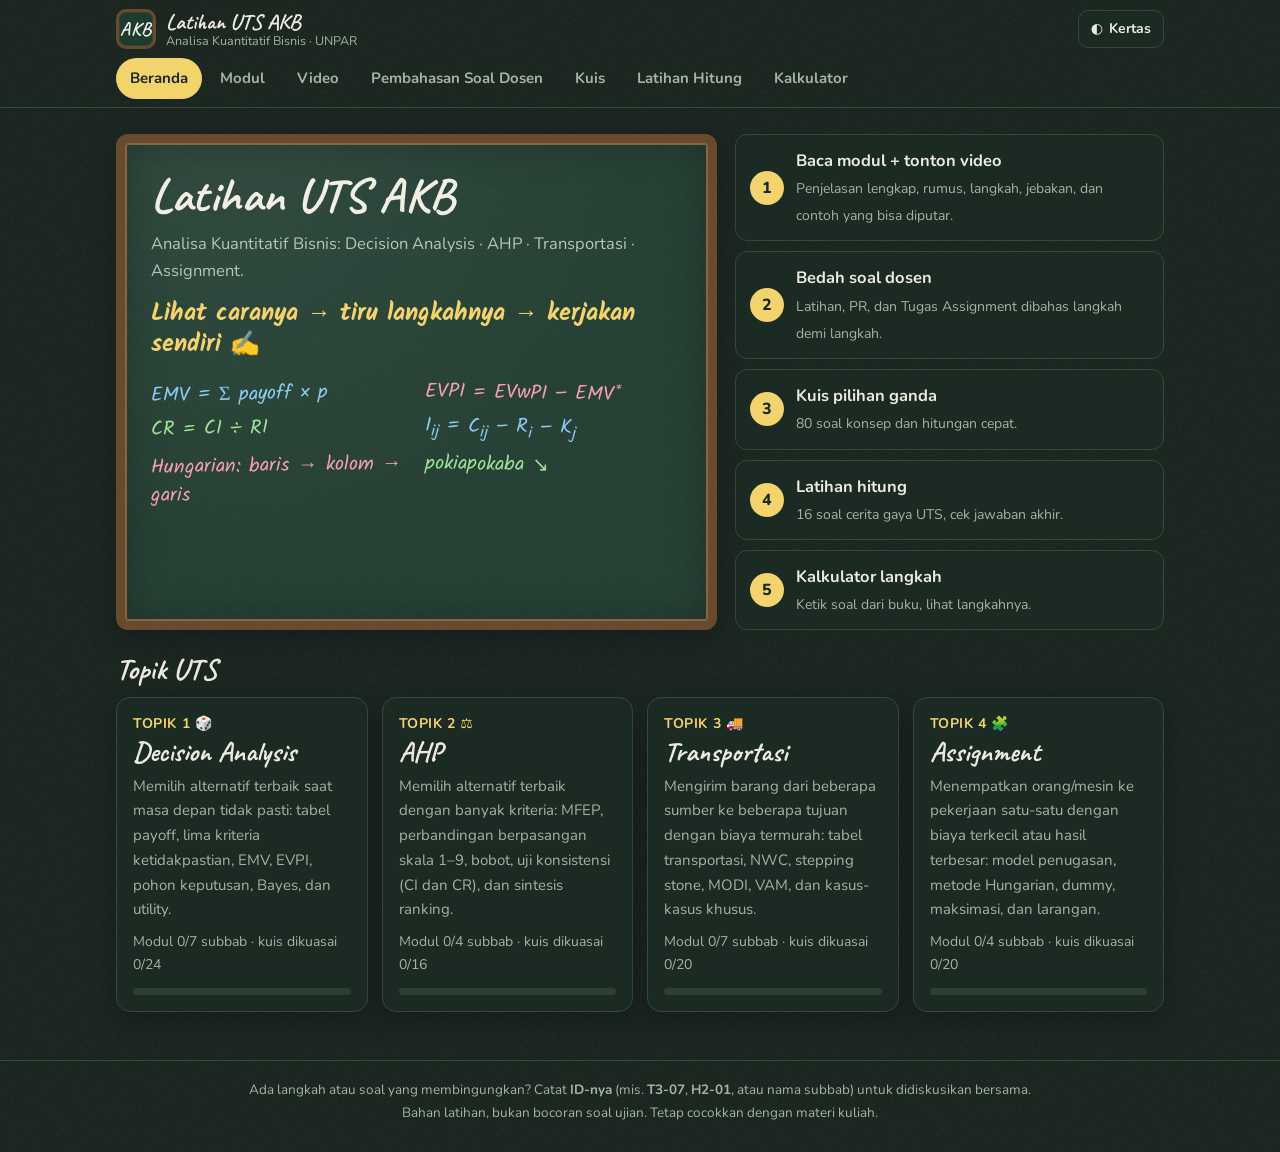
<file: index.html>
<!doctype html>
<html lang="id">
<head>
<meta charset="utf-8">
<meta name="viewport" content="width=device-width, initial-scale=1">
<title>Latihan UTS AKB</title>
<meta name="description" content="Modul, video, pembahasan soal, kuis, dan latihan hitung Analisa Kuantitatif Bisnis: Decision Analysis, AHP, Transportasi, Assignment.">
<link rel="preconnect" href="https://fonts.googleapis.com">
<link rel="preconnect" href="https://fonts.gstatic.com" crossorigin>
<link href="https://fonts.googleapis.com/css2?family=Caveat:wght@600;700&family=Kalam:wght@400;700&family=Nunito:wght@400;600;700;800;900&display=swap" rel="stylesheet">
<link rel="stylesheet" href="style.css?v=1">
<script>try{var t=localStorage.getItem("akbKuis.theme");if(t)document.documentElement.setAttribute("data-theme",JSON.parse(t));}catch(e){}</script>
</head>
<body>
<header class="top">
  <div class="wrap">
    <div class="top-row">
      <a class="brand" href="#beranda">
        <div class="logo">AKB</div>
        <div><div class="t">Latihan UTS AKB</div><div class="s">Analisa Kuantitatif Bisnis · UNPAR</div></div>
      </a>
      <button class="icon-btn" id="themeBtn" type="button" title="Ganti tema papan / kertas">◐ <span id="themeLbl">Kertas</span></button>
    </div>
    <nav class="menu" id="menu" aria-label="Menu utama">
      <a href="#beranda" data-r="beranda">Beranda</a>
      <a href="#modul" data-r="modul">Modul</a>
      <a href="#video" data-r="video">Video</a>
      <a href="#pembahasan" data-r="pembahasan">Pembahasan Soal Dosen</a>
      <a href="#kuis" data-r="kuis">Kuis</a>
      <a href="#hitung" data-r="hitung">Latihan Hitung</a>
      <a href="#kalkulator" data-r="kalkulator">Kalkulator</a>
    </nav>
  </div>
</header>

<main class="wrap" id="app" tabindex="-1"></main>

<footer>
  Ada langkah atau soal yang membingungkan? Catat <strong>ID-nya</strong> (mis. <strong>T3-07</strong>, <strong>H2-01</strong>, atau nama subbab) untuk didiskusikan bersama.<br>
  Bahan latihan, bukan bocoran soal ujian. Tetap cocokkan dengan materi kuliah.
</footer>

<template id="tpl-kuis">
  <section id="home">
    <h1>Kuis pilihan ganda</h1>
    <p class="lead" id="totalInfo"></p>
    <div class="card resume" id="resumeBox" hidden>
      <div><div class="r-title">Lanjutkan sesi terakhir?</div><div class="small muted" id="resumeInfo"></div></div>
      <div class="r-actions">
        <button class="btn ghost" id="discardBtn" type="button">Buang</button>
        <button class="btn primary" id="resumeBtn" type="button">Lanjutkan →</button>
      </div>
    </div>
    <div class="card">
      <div class="row-head">
        <h2>1. Pilih topik</h2>
        <div class="links"><button class="link" id="allBtn" type="button">Pilih semua</button><button class="link" id="noneBtn" type="button">Kosongkan</button></div>
      </div>
      <div class="topics" id="topicGrid"></div>
    </div>
    <div class="card">
      <h2>2. Atur sesi</h2>
      <div class="settings">
        <div class="setting">
          <label for="countSel">Jumlah soal</label>
          <select id="countSel">
            <option value="10">10 soal</option><option value="15">15 soal</option><option value="20">20 soal</option>
            <option value="30">30 soal</option><option value="50">50 soal</option><option value="all">Semua soal</option>
          </select>
        </div>
        <div class="setting">
          <label for="shuffleChk">Acak urutan soal<span class="hint">Jika mati, soal tampil berurutan per topik.</span></label>
          <span class="switch"><input type="checkbox" id="shuffleChk"><span></span></span>
        </div>
        <div class="setting">
          <label for="onlyWrongChk">Hanya soal yang terakhir dijawab salah <span id="wrongCount" class="muted small"></span><span class="hint">Cocok untuk mengulang materi yang belum dikuasai.</span></label>
          <span class="switch"><input type="checkbox" id="onlyWrongChk"><span></span></span>
        </div>
      </div>
      <div class="start-row">
        <span class="small muted" id="startInfo"></span>
        <button class="btn primary" id="startBtn" type="button">Mulai kuis →</button>
      </div>
    </div>
    <p class="small muted" style="margin-top:16px">Riwayat jawaban tersimpan di browser ini. <button class="link" id="resetStatsBtn" type="button">Hapus riwayat</button></p>
  </section>

  <section id="quiz" hidden>
    <div class="qbar">
      <span class="pos" id="qPos"></span>
      <span class="score" id="qScore"></span>
      <button class="btn ghost sm" id="exitBtn" type="button">✕ Keluar</button>
    </div>
    <div class="progress"><div id="bar"></div></div>
    <div class="card">
      <div class="meta" id="qMeta"></div>
      <div class="ctx" id="qCtx" hidden></div>
      <div class="qfig" id="qFig" hidden></div>
      <p class="qtext" id="qText"></p>
      <div class="opts" id="opts"></div>
      <div class="feedback" id="feedback" hidden></div>
      <div class="qnav">
        <button class="btn ghost" id="prevBtn" type="button">← Sebelumnya</button>
        <button class="btn primary" id="nextBtn" type="button" hidden>Lanjut →</button>
      </div>
    </div>
    <div class="kbd-hint">Shortcut: <kbd>1</kbd>–<kbd>4</kbd> atau <kbd>A</kbd>–<kbd>D</kbd> untuk memilih · <kbd>Enter</kbd> lanjut · <kbd>←</kbd> sebelumnya</div>
  </section>

  <section id="result" hidden>
    <div class="card">
      <div class="score-hero">
        <div class="ring" id="ring"><div id="resScore">0%</div></div>
        <div><h1 style="margin-bottom:2px">Hasil latihan</h1><div class="muted" id="resDetail"></div><p id="resMsg" style="margin:8px 0 0"></p></div>
      </div>
      <div class="fun" id="funBox" hidden><div class="bubble" aria-live="polite"><span id="funText"></span><span class="caret" id="funCaret"></span></div></div>
      <div class="res-actions">
        <button class="btn primary" id="retryWrongBtn" type="button">Ulangi yang salah</button>
        <button class="btn" id="retrySameBtn" type="button">Ulangi sesi ini</button>
        <button class="btn ghost" id="homeBtn" type="button">Kembali ke pengaturan kuis</button>
      </div>
    </div>
    <div class="card"><h2>Skor per topik</h2><div id="resTopics"></div></div>
    <div class="card"><h2 id="wrongHead">Soal yang salah</h2><div id="wrongList"></div></div>
  </section>
</template>

<script src="solver.js?v=1"></script>
<script src="render.js?v=1"></script>
<script src="player.js?v=1"></script>
<script>window.MODUL = []; window.PEMBAHASAN = []; window.HITUNG = []; window.QUESTIONS = []; window.VIDEOS = [];</script>
<script src="modul/t1_decision_analysis.js?v=1"></script>
<script src="modul/t2_ahp.js?v=1"></script>
<script src="modul/t3_transportasi.js?v=1"></script>
<script src="modul/t4_assignment.js?v=1"></script>
<script src="modul/rumus.js?v=1"></script>
<script src="data/video.js?v=2"></script>
<script src="data/pembahasan.js?v=1"></script>
<script src="data/hitung_t1.js?v=1"></script>
<script src="data/hitung_t2.js?v=1"></script>
<script src="data/hitung_t3.js?v=1"></script>
<script src="data/hitung_t4.js?v=1"></script>
<script src="data/t1_decision_analysis.js?v=1"></script>
<script src="data/t2_ahp.js?v=1"></script>
<script src="data/t3_transportasi.js?v=1"></script>
<script src="data/t4_assignment.js?v=1"></script>
<script src="kalkulator.js?v=1"></script>
<script src="app.js?v=1"></script>
</body>
</html>
</file>
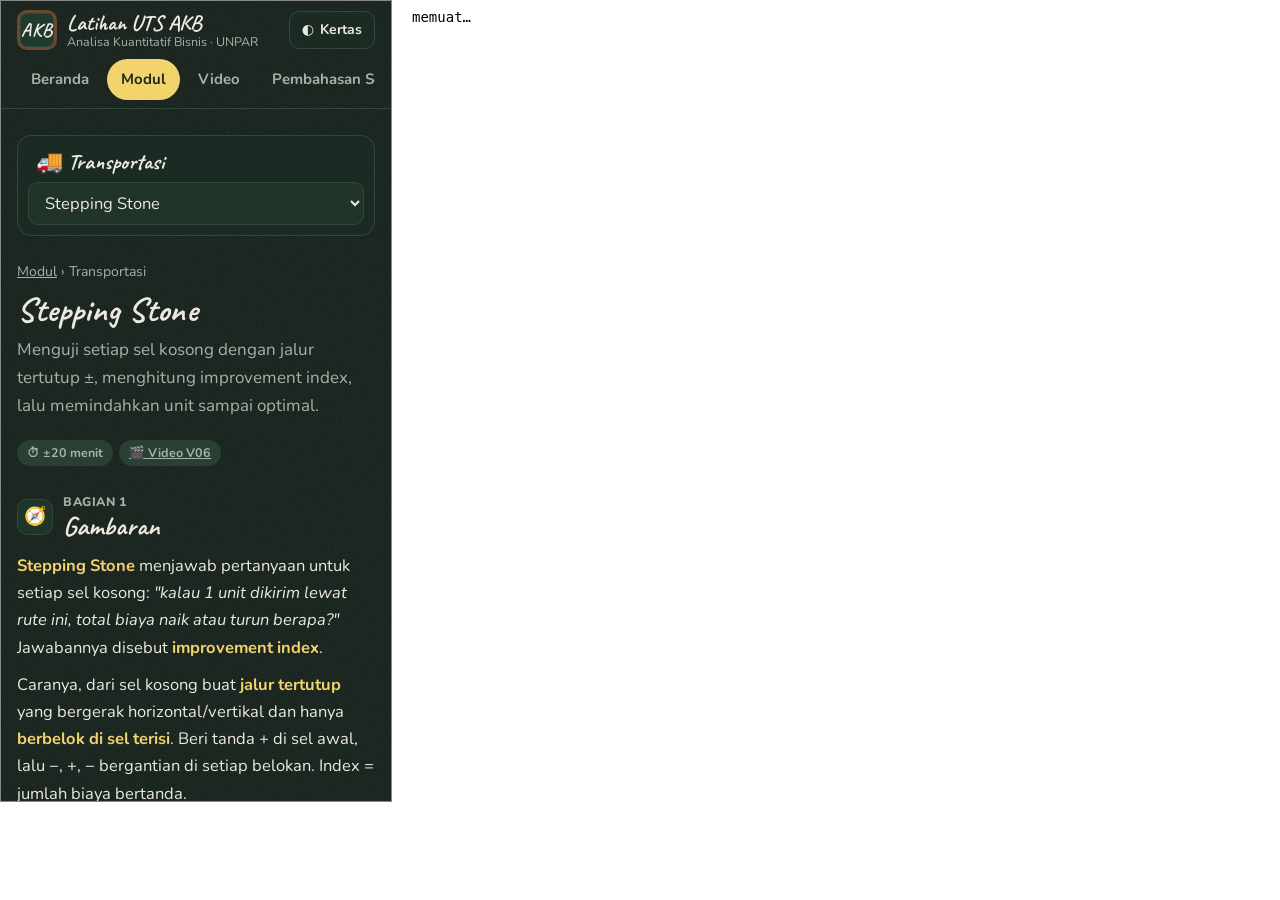
<file: uji/lebar.html>
<!doctype html>
<html lang="id">
<head><meta charset="utf-8"><title>Cek lebar HP</title>
<style>body{font:14px/1.4 monospace;margin:0;display:flex;gap:12px}iframe{width:390px;height:800px;border:1px solid #888;flex:none}pre{white-space:pre-wrap;margin:8px}</style></head>
<body>
<iframe id="f"></iframe><pre id="o">memuat…</pre>
<script>
// Halaman uji: cari elemen yang lebih lebar dari layar HP (390 px). Pakai ?h=modul/tp/stepping
var h = (location.search.match(/h=([^&]+)/) || [])[1] || "modul/tp/stepping";
var f = document.getElementById("f");
f.src = "../index.html#" + decodeURIComponent(h);
f.onload = function () {
  setTimeout(function () {
    var d = f.contentDocument, W = d.documentElement.clientWidth, out = ["lebar layar: " + W, "scrollWidth body: " + d.body.scrollWidth];
    Array.prototype.forEach.call(d.querySelectorAll("body *"), function (e) {
      var r = e.getBoundingClientRect();
      if (r.right > W + 1 && r.width > 0) {
        var p = e.parentElement, pr = p.getBoundingClientRect();
        if (pr.right <= W + 1 || p === d.body) out.push(e.tagName.toLowerCase() + "." + String(e.className).replace(/\s+/g, ".") + "  right=" + Math.round(r.right) + " w=" + Math.round(r.width));
      }
    });
    document.getElementById("o").textContent = out.join("\n");
  }, 2500);
};
</script>
</body>
</html>
</file>
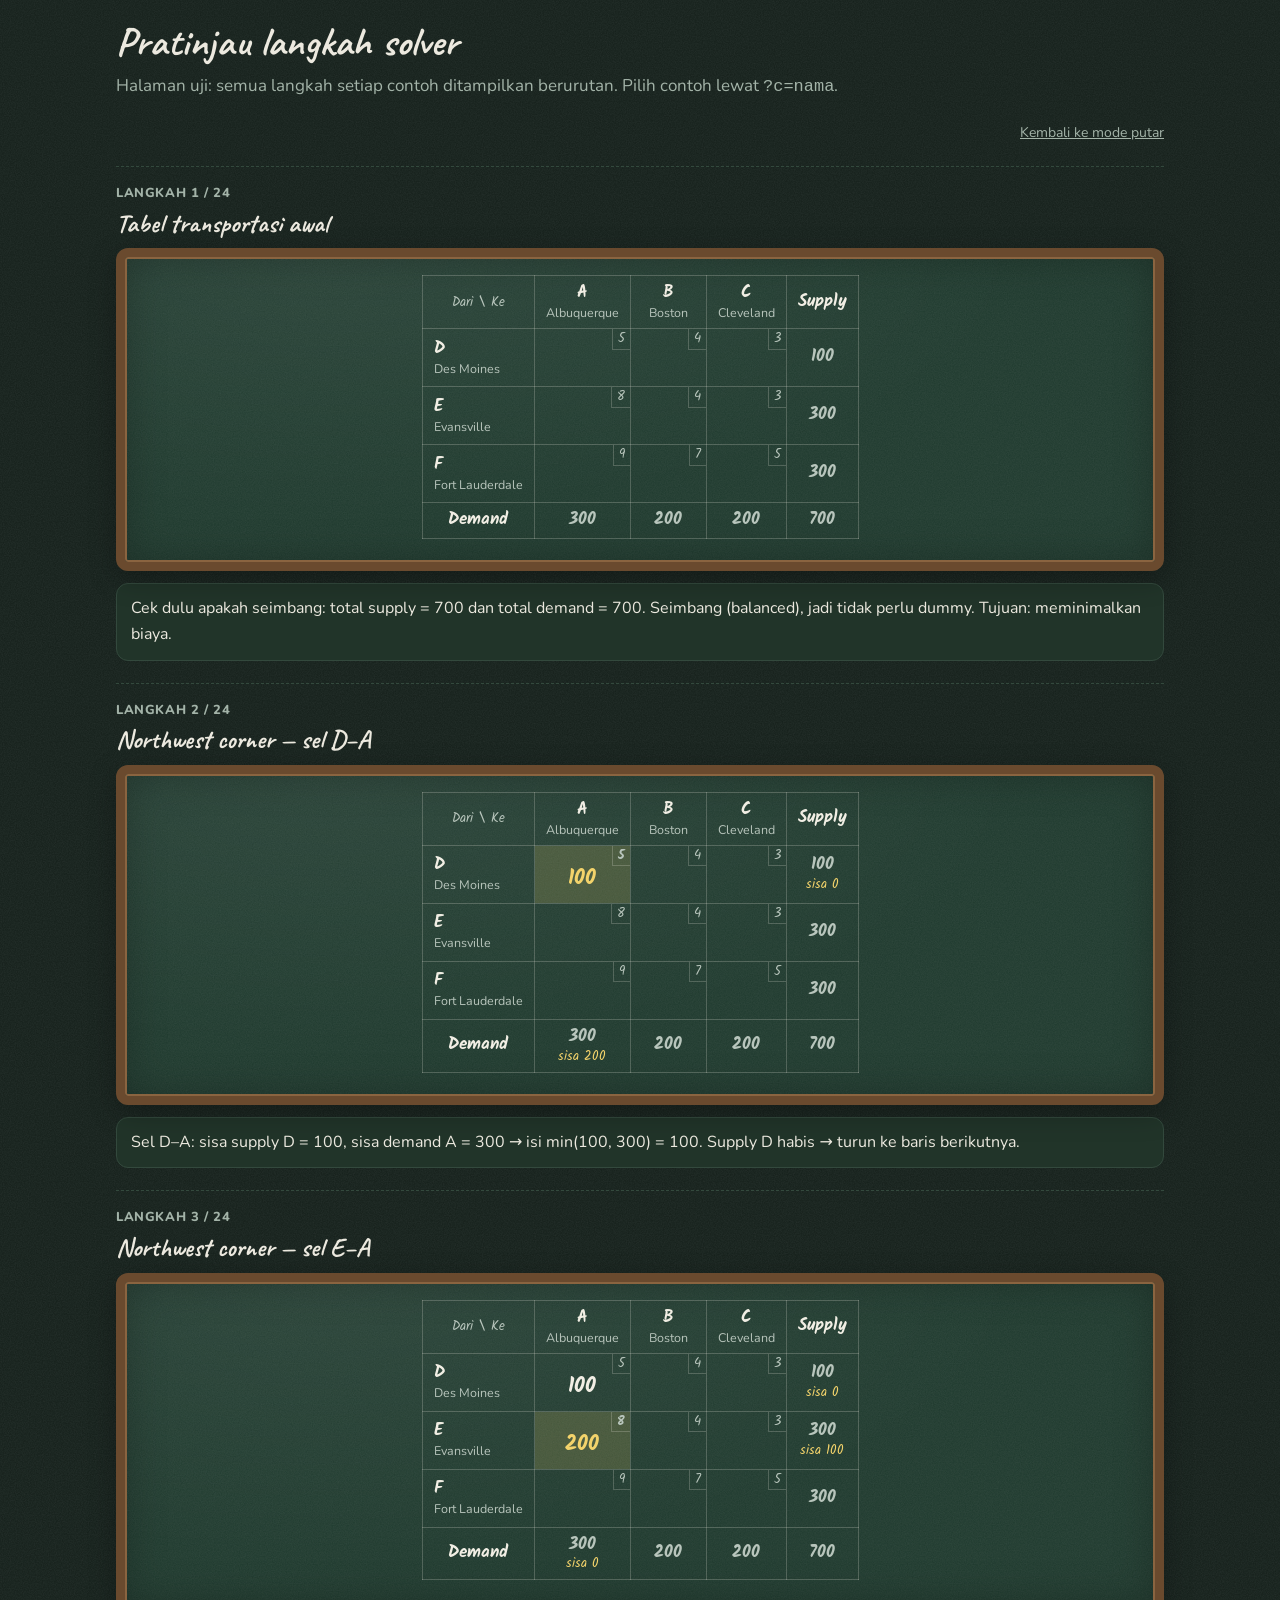
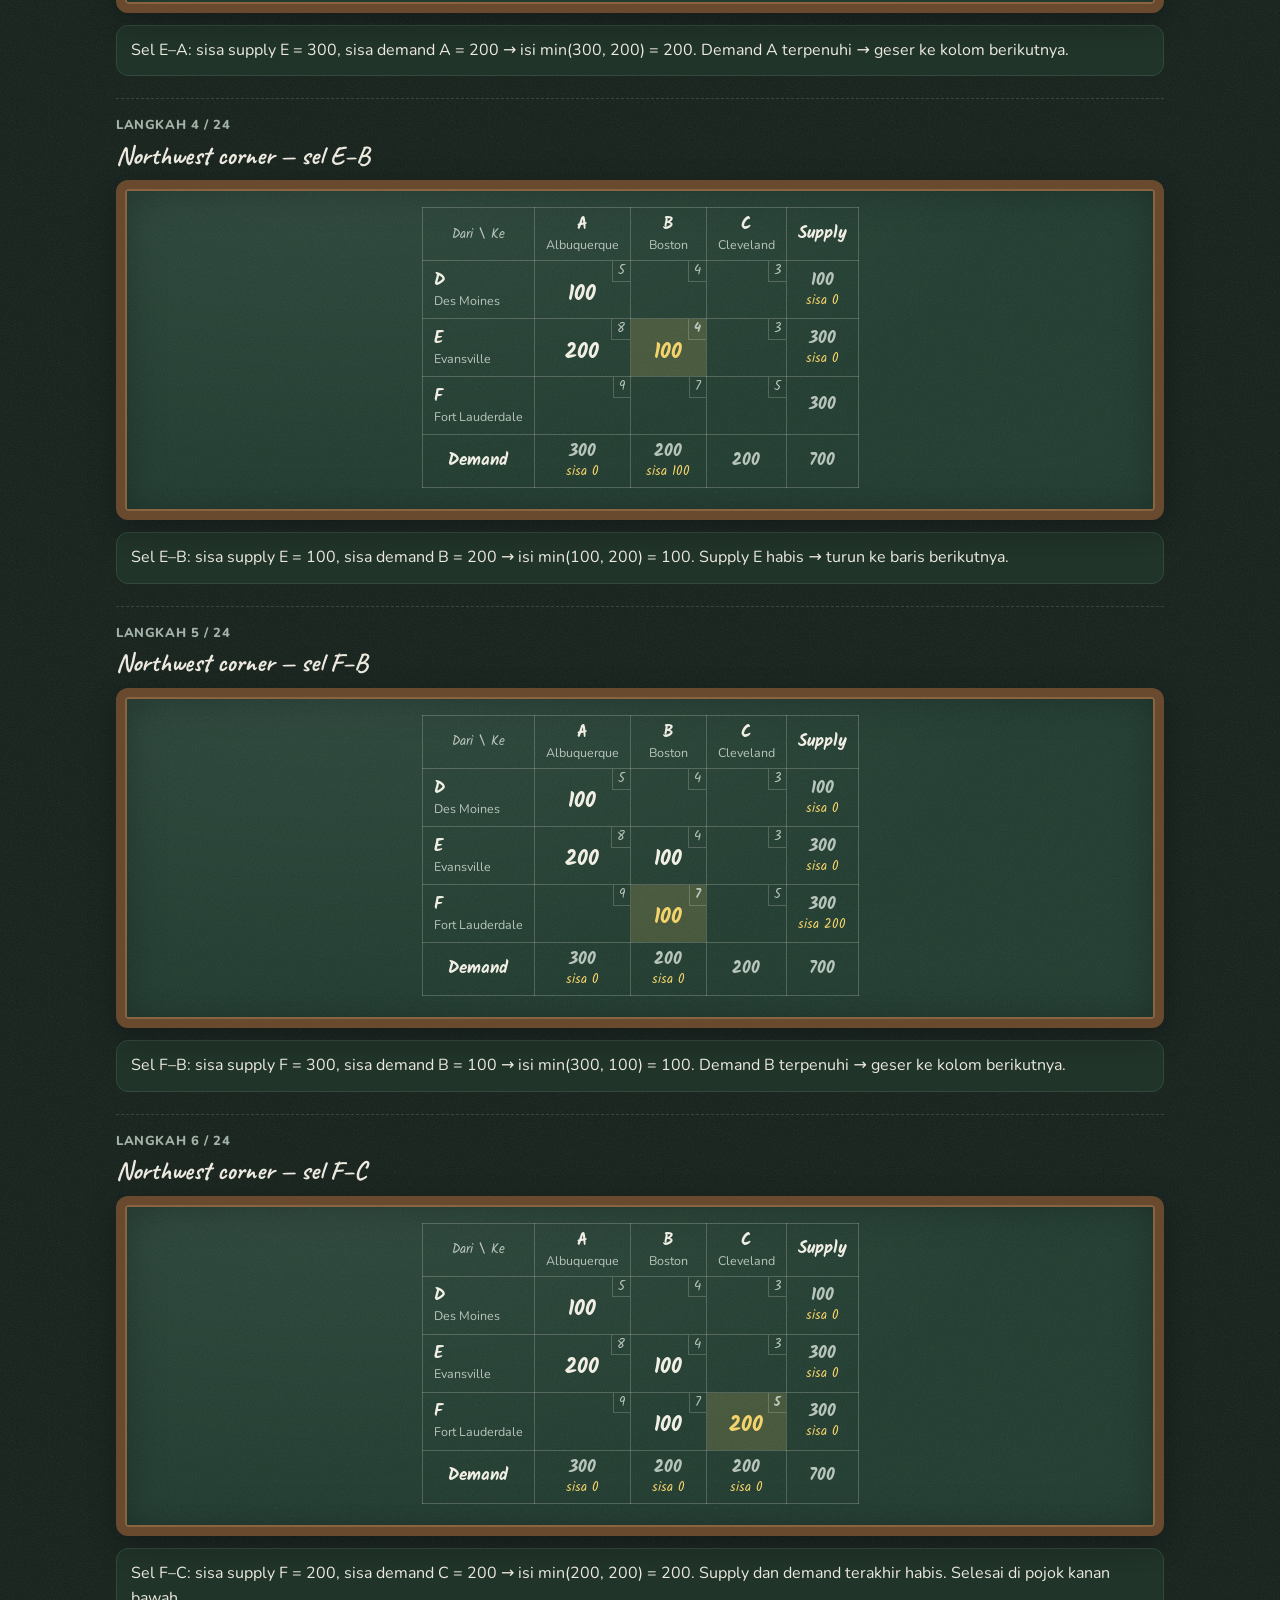
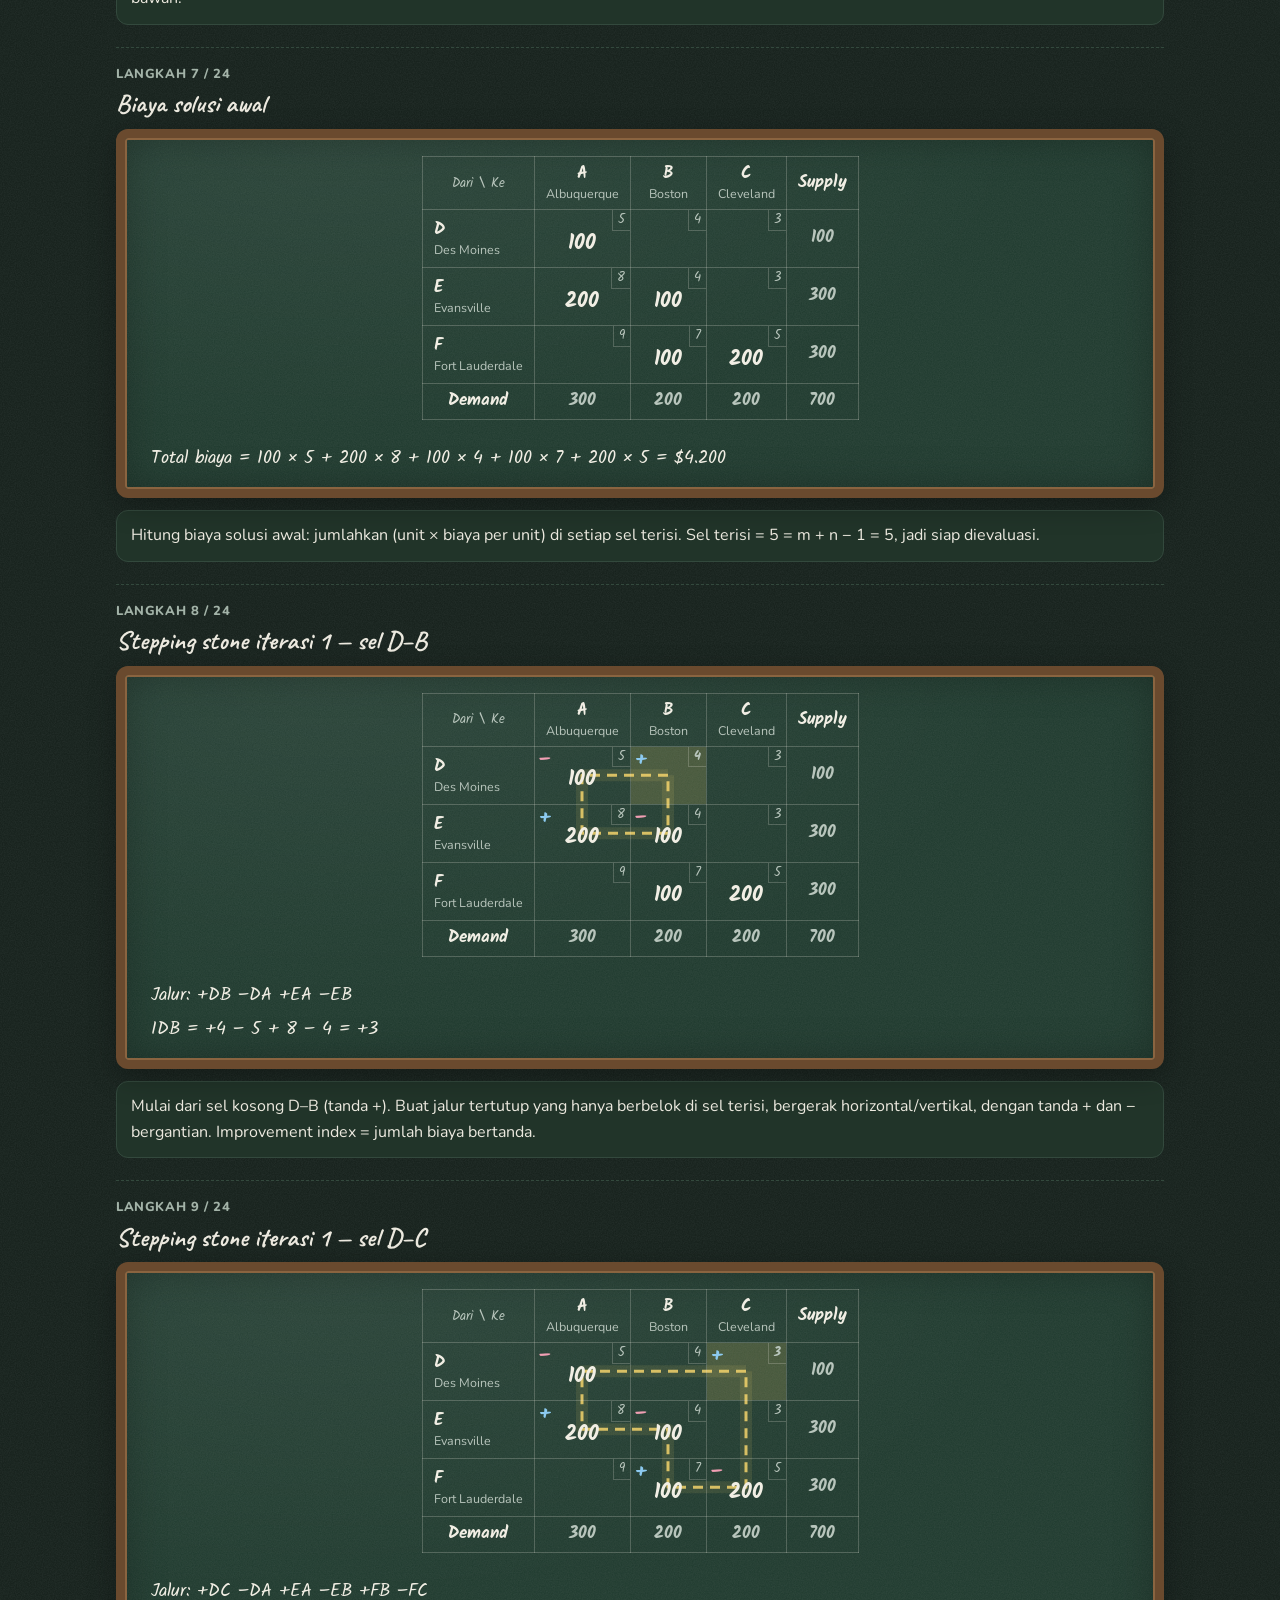
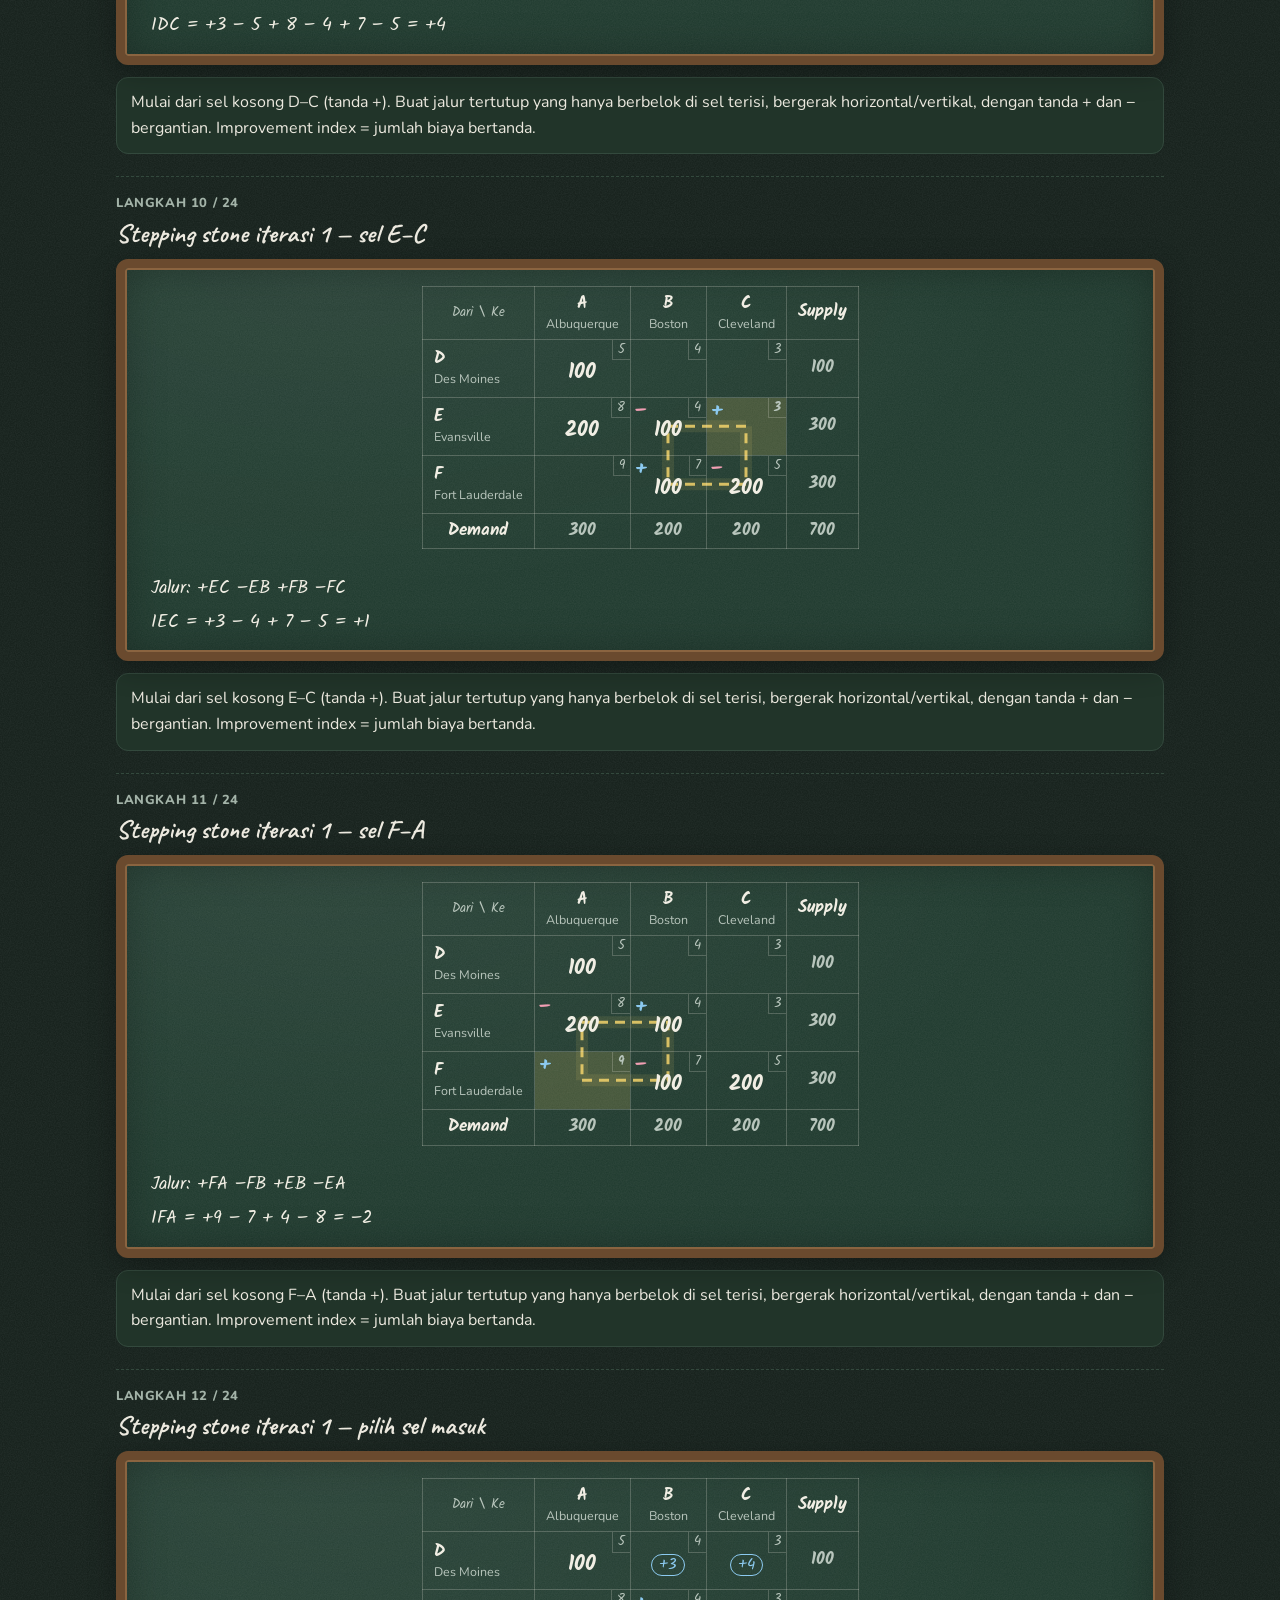
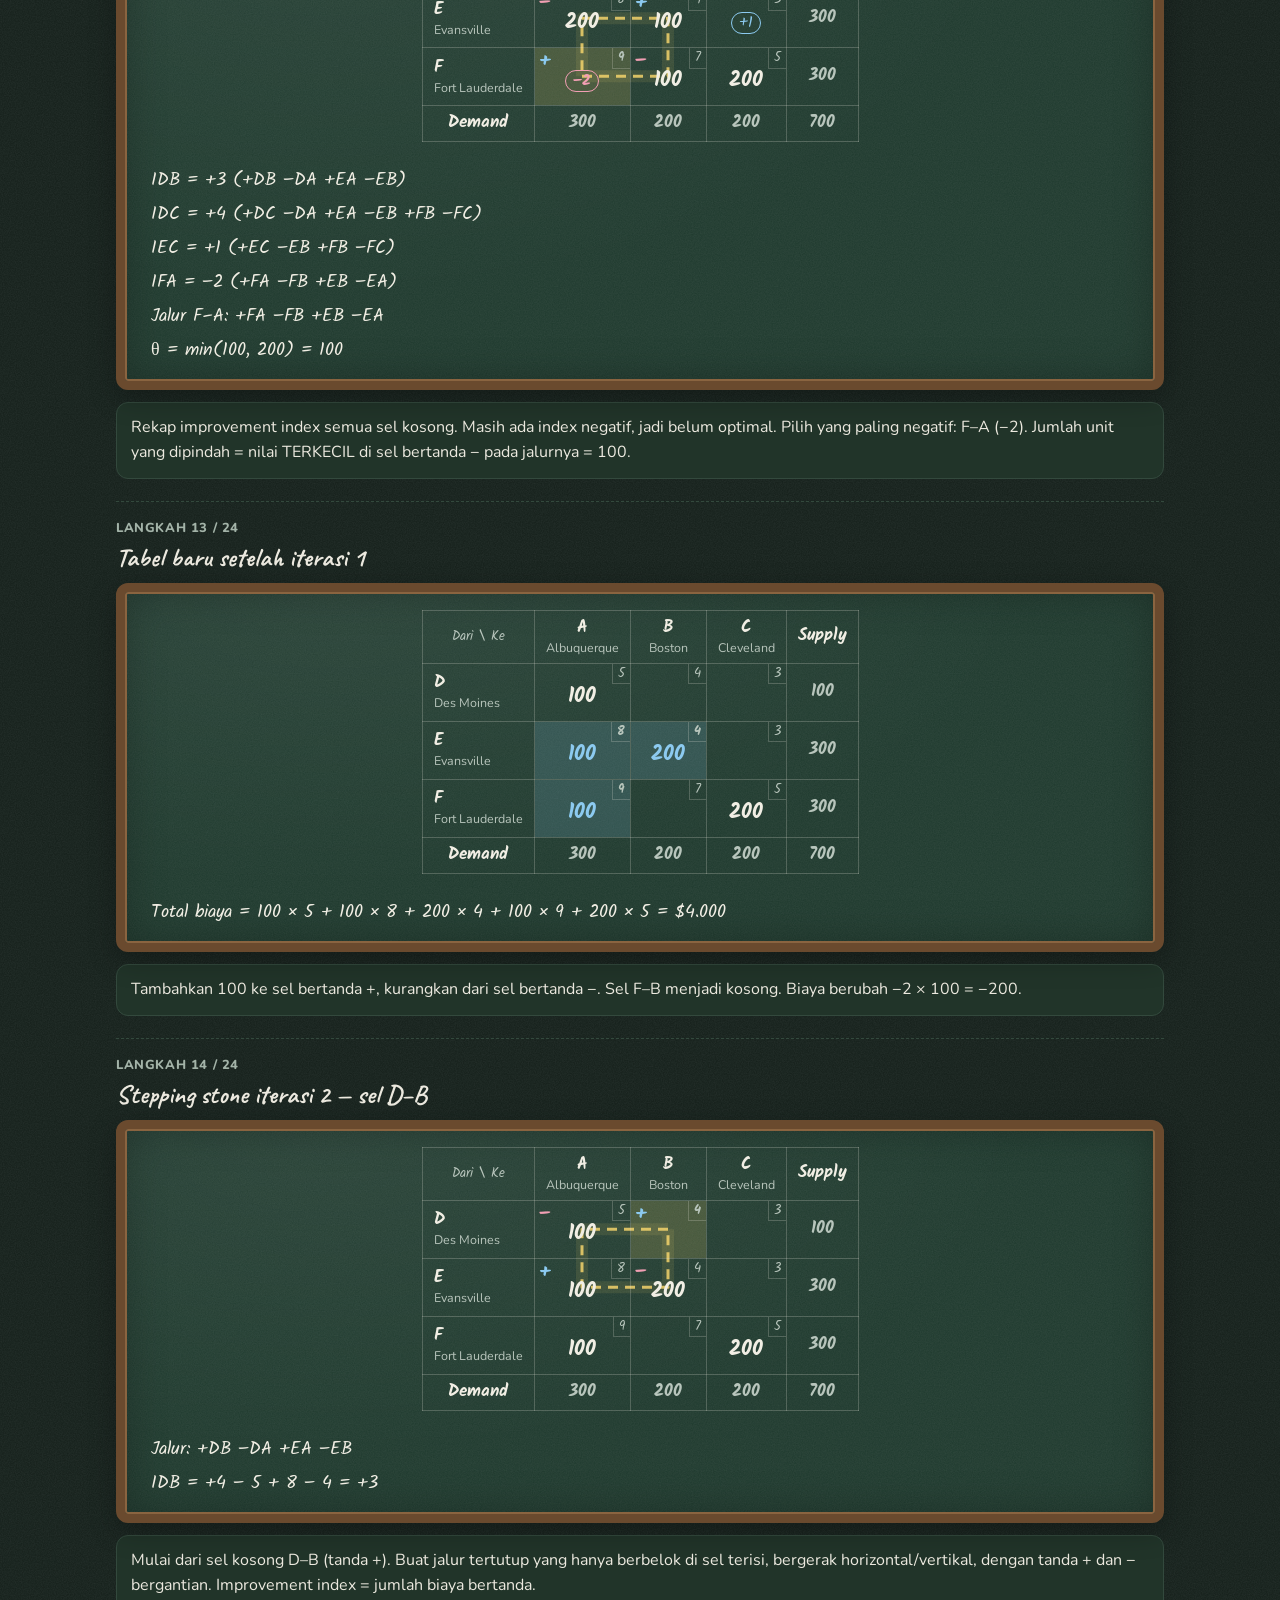
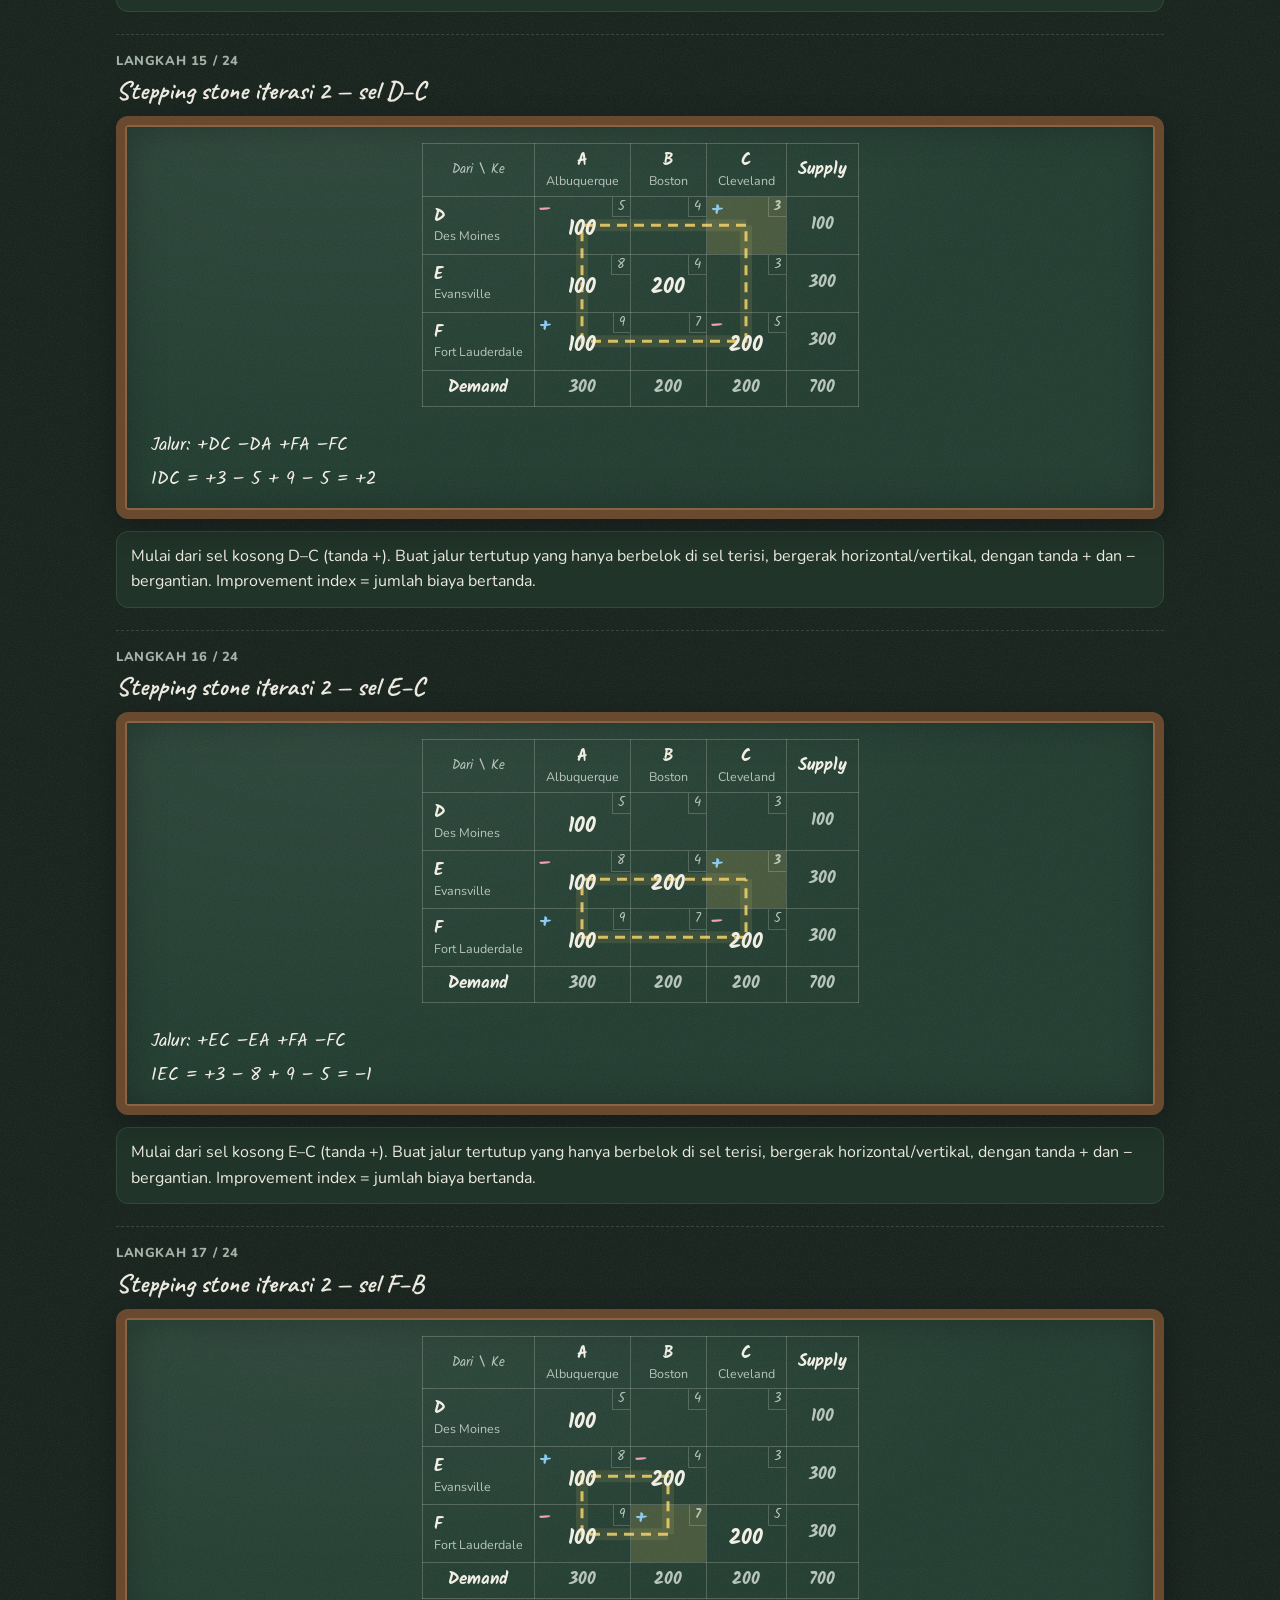
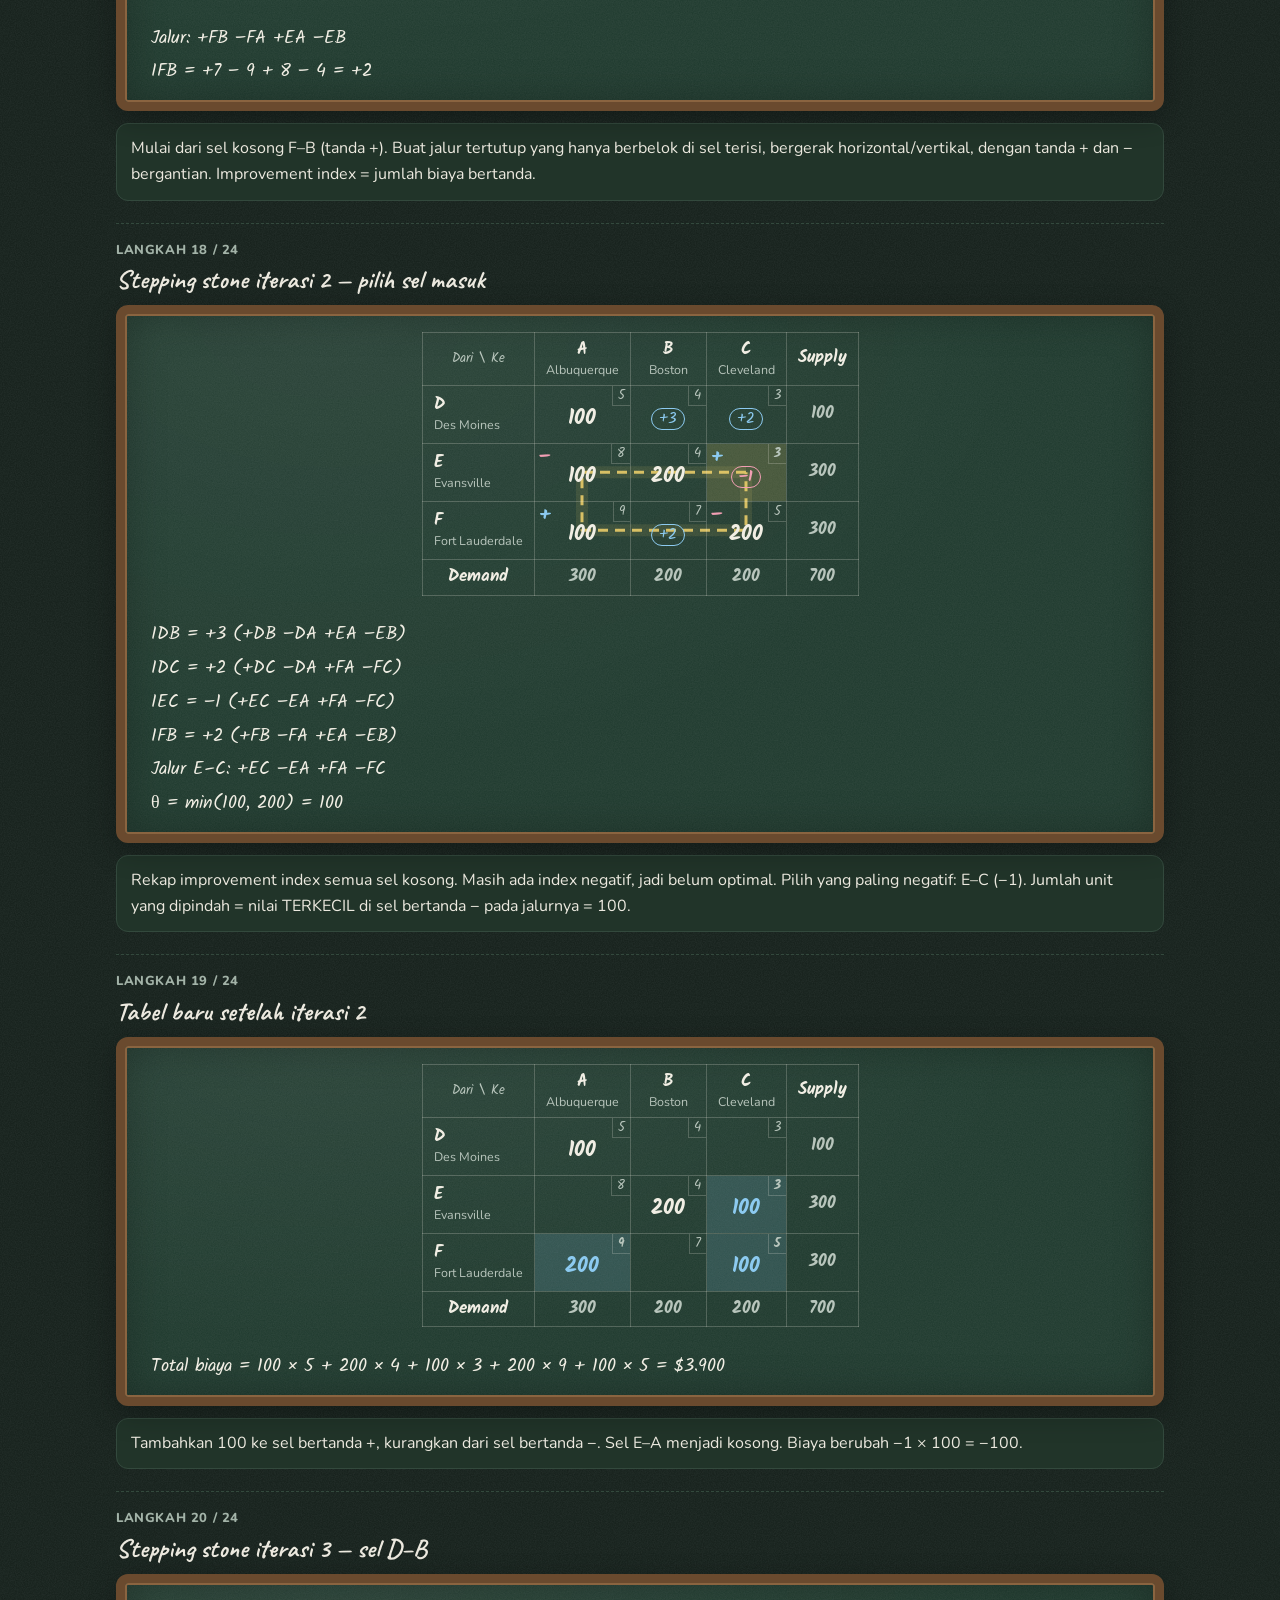
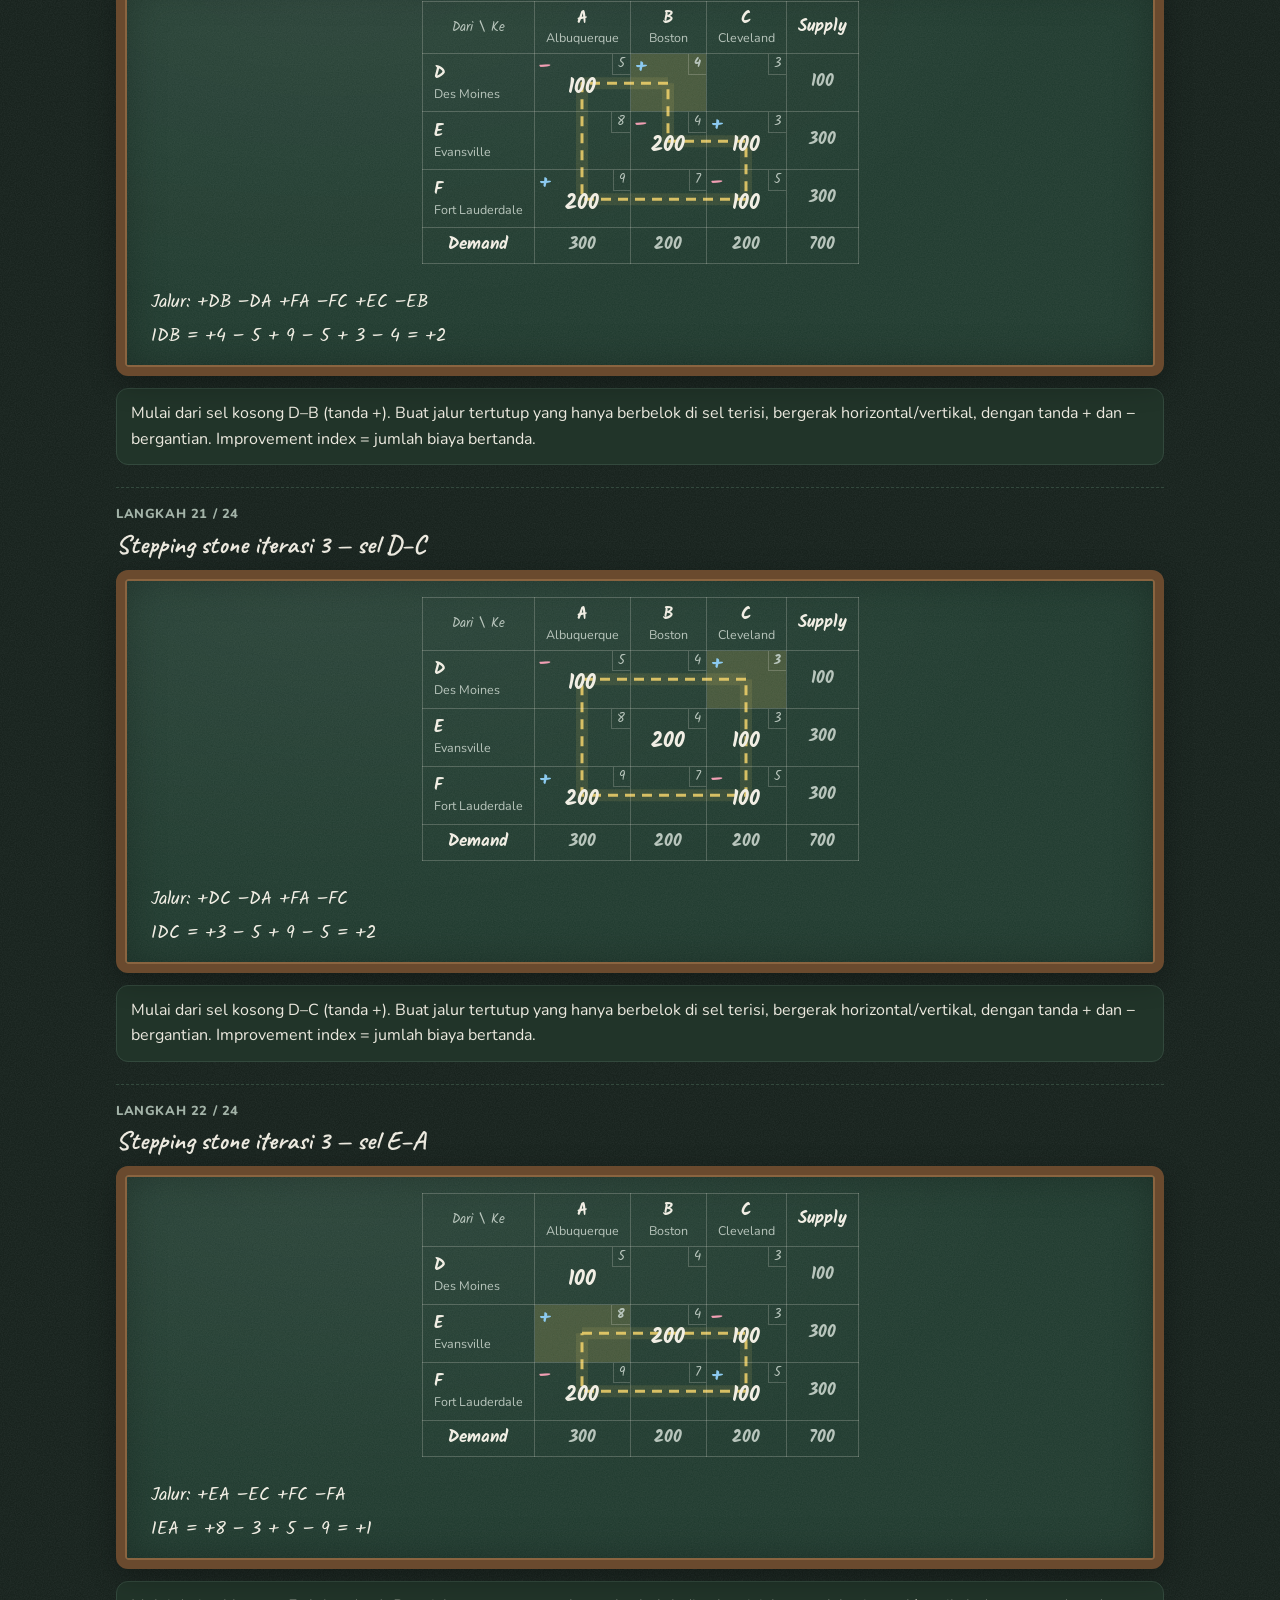
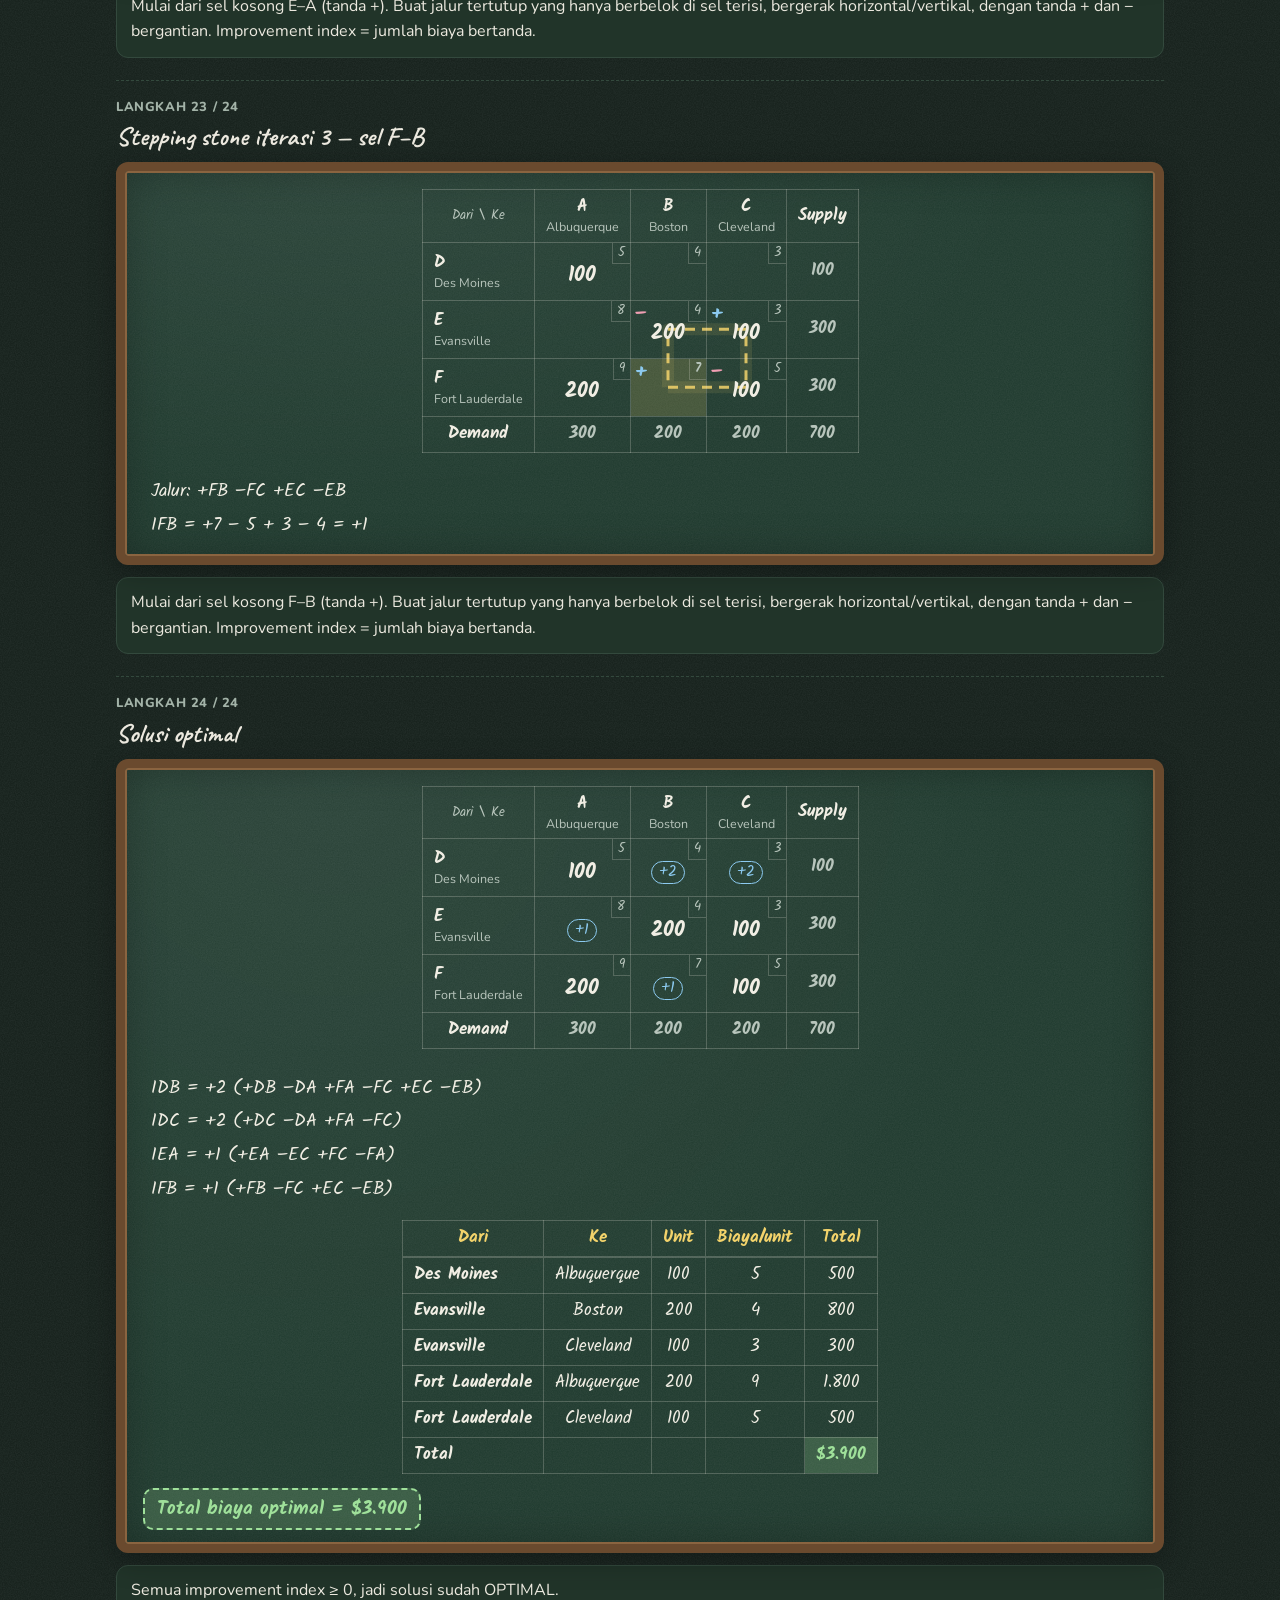
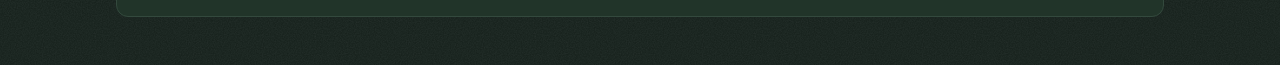
<file: uji/pratinjau.html>
<!doctype html>
<html lang="id">
<head>
<meta charset="utf-8">
<meta name="viewport" content="width=device-width, initial-scale=1">
<title>Pratinjau langkah solver</title>
<link href="https://fonts.googleapis.com/css2?family=Caveat:wght@600;700&family=Kalam:wght@400;700&family=Nunito:wght@400;600;700;800;900&display=swap" rel="stylesheet">
<link rel="stylesheet" href="../style.css">
</head>
<body>
<main class="wrap" style="padding-top:20px">
  <h1>Pratinjau langkah solver</h1>
  <p class="lead">Halaman uji: semua langkah setiap contoh ditampilkan berurutan. Pilih contoh lewat <code>?c=nama</code>.</p>
  <div id="out"></div>
</main>
<script src="../solver.js"></script>
<script src="../render.js"></script>
<script src="../player.js"></script>
<script>
var C = {
  exec: { metode: "tp", data: { sumber: [{ nama: "Des Moines", kode: "D", supply: 100 }, { nama: "Evansville", kode: "E", supply: 300 }, { nama: "Fort Lauderdale", kode: "F", supply: 300 }],
    tujuan: [{ nama: "Albuquerque", kode: "A", demand: 300 }, { nama: "Boston", kode: "B", demand: 200 }, { nama: "Cleveland", kode: "C", demand: 200 }], biaya: [[5, 4, 3], [8, 4, 3], [9, 7, 5]], goal: "min", satuan: "$" }, opsi: { awal: "nwc", evaluasi: "stepping" } },
  modi: { metode: "tp", data: null, opsi: { awal: "nwc", evaluasi: "modi" } },
  vam: { metode: "tp", data: null, opsi: { awal: "vam", evaluasi: "modi" } },
  fix: { metode: "asg", data: { baris: ["Adams", "Brown", "Cooper"], kolom: ["Proyek 1", "Proyek 2", "Proyek 3"], nilai: [[11, 14, 6], [8, 10, 11], [9, 12, 7]], goal: "min", satuan: "$", labelBaris: "Pekerja", labelKolom: "Proyek" } },
  tugas2: { metode: "asg", data: { baris: ["Susy", "Katie", "Brando", "Elina", "Vlad"], kolom: ["Kebun 1", "Kebun 2", "Kebun 3", "Kebun 4"], nilai: [[81, 97, 89, 90], [72, 89, 77, 63], [92, 105, 89, 84], ["M", 76, 68, 90], [92, 101, 89, 86]], goal: "max", satuan: "kg", labelBaris: "Kandidat", labelKolom: "Kebun" } },
  survei: { metode: "da-survei", data: { alt: ["Pabrik besar", "Pabrik kecil", "Tidak membangun"], state: ["Pasar baik", "Pasar buruk"], payoff: [[200000, -180000], [100000, -20000], [0, 0]], satuan: "$", goal: "max", prior: [0.5, 0.5],
    survei: { label: "Survei", biaya: 10000, hasil: ["Survei positif", "Survei negatif"], likelihood: [[0.7, 0.3], [0.2, 0.8]], bulat: 2 } } },
  sens: { metode: "da-sensitivitas", data: { alt: ["Pabrik besar", "Pabrik kecil", "Tidak membangun"], state: ["Pasar baik", "Pasar buruk"], payoff: [[200000, -180000], [100000, -20000], [0, 0]], satuan: "$", goal: "max" } },
  ahp: { metode: "ahp-matriks", data: { judul: "Kriteria", item: ["Harga", "MPG", "Kenyamanan", "Gaya"], matriks: [[1, 3, 2, 2], [null, 1, 0.25, 0.25], [null, 4, 1, 0.5], [null, 4, 2, 1]] } },
  ketidakpastian: { metode: "da-ketidakpastian", data: { alt: ["Pabrik besar", "Pabrik kecil", "Tidak membangun"], state: ["Pasar baik", "Pasar buruk"], payoff: [[200000, -180000], [100000, -20000], [0, 0]], satuan: "$", goal: "max", alpha: 0.8 } }
};
C.modi.data = C.exec.data; C.vam.data = C.exec.data;
var name = (location.search.match(/c=([\w-]+)/) || [])[1] || "exec";
var c = C[name], r = SOLVER.jalankan(c.metode, c.data, c.opsi);
PLAYER.mount(document.getElementById("out"), r.steps, { semua: true });
</script>
</body>
</html>
</file>
<file: style.css>
/* Latihan UTS AKB — tema papan tulis kapur (default) dan kertas (terang). */
:root{
  --bg:#141f1a; --surface:#1b2b23; --surface-2:#213429; --text:#ece9df; --muted:#a3b3a8; --border:#33493d;
  --board:#1f3a2e; --board-2:#24443a; --frame:#6a4a2e; --frame-2:#8a6440;
  --chalk:#f1eee4; --chalk-dim:#b8c5bc; --line:rgba(241,238,228,.22);
  --y:#f3d36b; --g:#9fe09a; --b:#8ccaf0; --p:#f29fb4; --o:#f2a65a;
  --y-bg:rgba(243,211,107,.17); --g-bg:rgba(159,224,154,.2); --b-bg:rgba(140,202,240,.16); --p-bg:rgba(242,159,180,.18);
  --accent:#f3d36b; --accent-ink:#1a2a21; --accent-soft:rgba(243,211,107,.12);
  --ok:#9fe09a; --ok-bg:rgba(159,224,154,.12); --ok-border:rgba(159,224,154,.45);
  --bad:#f29fb4; --bad-bg:rgba(242,159,180,.12); --bad-border:rgba(242,159,180,.45);
  --chip:#2a4034; --shadow:0 8px 28px rgba(0,0,0,.28);
  --radius:14px;
  --f-body:"Nunito",system-ui,-apple-system,"Segoe UI",Roboto,Arial,sans-serif;
  --f-chalk:"Kalam","Comic Sans MS","Segoe Print",cursive;
  --f-title:"Caveat","Kalam","Segoe Print",cursive;
  --noise:url("data:image/svg+xml;utf8,<svg xmlns='http://www.w3.org/2000/svg' width='220' height='220'><filter id='n'><feTurbulence type='fractalNoise' baseFrequency='.85' numOctaves='3' stitchTiles='stitch'/><feColorMatrix values='0 0 0 0 1  0 0 0 0 1  0 0 0 0 1  0 0 0 .07 0'/></filter><rect width='100%' height='100%' filter='url(%23n)'/></svg>");
  color-scheme:dark;
}
:root[data-theme="kertas"]{
  --bg:#f4efe2; --surface:#fffdf7; --surface-2:#faf6ea; --text:#26302a; --muted:#66706a; --border:#e0d8c3;
  --board:#fbf8ef; --board-2:#f3eedf; --frame:#c9a77c; --frame-2:#b38c5e;
  --chalk:#21392d; --chalk-dim:#56675d; --line:rgba(33,57,45,.18);
  --y:#9a6b00; --g:#1e7a3c; --b:#1f5f99; --p:#b23a5a; --o:#b5651d;
  --y-bg:#fbefc4; --g-bg:#d9f1d6; --b-bg:#dcecf8; --p-bg:#f8dde4;
  --accent:#2f6b4f; --accent-ink:#ffffff; --accent-soft:#e3efe7;
  --ok:#1e7a4c; --ok-bg:#e7f5ed; --ok-border:#9fd2b5;
  --bad:#b4372f; --bad-bg:#fcecea; --bad-border:#efb3ac;
  --chip:#ece6d4; --shadow:0 1px 2px rgba(0,0,0,.04),0 6px 20px rgba(0,0,0,.06);
  --noise:none;
  color-scheme:light;
}
*{box-sizing:border-box}
html,body{margin:0}
body{background:var(--bg);background-image:var(--noise);color:var(--text);font:16.5px/1.65 var(--f-body);-webkit-font-smoothing:antialiased}
.wrap{max-width:1080px;margin:0 auto;padding:0 16px}
.narrow{max-width:800px;margin:0 auto}
button{font:inherit;color:inherit}
[hidden]{display:none !important}
a{color:var(--b)}
:root[data-theme="kertas"] a{color:var(--b)}
img,video{max-width:100%}

/* ---------- header & menu ---------- */
header.top{position:sticky;top:0;z-index:20;background:var(--bg);background-image:var(--noise);border-bottom:1px solid var(--border)}
.top-row{display:flex;align-items:center;justify-content:space-between;height:58px;gap:10px}
.brand{display:flex;align-items:center;gap:10px;text-decoration:none;color:inherit}
.logo{width:40px;height:40px;border-radius:10px;background:var(--board);border:3px solid var(--frame);display:grid;place-items:center;font:700 19px/1 var(--f-title);color:var(--chalk);letter-spacing:.5px;box-shadow:inset 0 0 0 1px rgba(255,255,255,.06)}
.brand .t{font:700 22px/1 var(--f-title)}
.brand .s{font-size:12.5px;color:var(--muted);line-height:1.2}
.icon-btn{border:1px solid var(--border);background:var(--surface);border-radius:10px;height:38px;padding:0 12px;cursor:pointer;display:inline-flex;align-items:center;gap:6px;font-size:14px;font-weight:700}
.icon-btn:hover{border-color:var(--accent)}
nav.menu{display:flex;gap:4px;overflow-x:auto;scrollbar-width:none;-webkit-overflow-scrolling:touch;padding-bottom:8px}
nav.menu::-webkit-scrollbar{display:none}
nav.menu a{flex:none;text-decoration:none;color:var(--muted);font-weight:700;font-size:15px;padding:7px 13px;border-radius:999px;border:1px solid transparent;white-space:nowrap}
nav.menu a:hover{color:var(--text);border-color:var(--border)}
nav.menu a.on{color:var(--accent-ink);background:var(--accent)}

main.wrap{padding-top:26px;padding-bottom:48px;min-height:70vh}
h1{font:700 40px/1.1 var(--f-title);margin:0 0 8px;letter-spacing:.2px}
h2{font:700 30px/1.15 var(--f-title);margin:0 0 10px}
h3{font-size:19px;margin:0 0 10px}
.lead{color:var(--muted);margin:0 0 20px;font-size:17px}
.card{background:var(--surface);border:1px solid var(--border);border-radius:var(--radius);box-shadow:var(--shadow);padding:20px}
.card + .card{margin-top:16px}
.muted{color:var(--muted)}
.small{font-size:14px}
.grid{display:grid;gap:14px;grid-template-columns:repeat(auto-fill,minmax(250px,1fr))}
.crumb{font-size:14px;color:var(--muted);margin-bottom:8px}
.crumb a{color:var(--muted)}

/* ---------- tombol ---------- */
.btn{display:inline-flex;align-items:center;justify-content:center;gap:8px;border-radius:11px;padding:10px 17px;font-weight:800;cursor:pointer;border:1px solid var(--border);background:var(--surface-2);text-decoration:none;color:var(--text);transition:transform .05s ease,border-color .15s,background .15s}
.btn:hover{border-color:var(--accent)}
.btn:active{transform:translateY(1px)}
.btn.primary{background:var(--accent);border-color:var(--accent);color:var(--accent-ink)}
.btn.primary:hover{filter:brightness(1.06)}
.btn:disabled{opacity:.45;cursor:not-allowed}
.btn.ghost{background:transparent}
.btn.sm{padding:6px 12px;font-size:14px;border-radius:9px}
.link{background:none;border:none;color:var(--muted);text-decoration:underline;cursor:pointer;padding:0;font-size:14px}
.link:hover{color:var(--accent)}
.chip{display:inline-block;font-size:12.5px;padding:2px 10px;border-radius:99px;background:var(--chip);color:var(--muted);font-weight:700;line-height:1.7}
.chip.id{background:var(--accent);color:var(--accent-ink)}
.chip.ok{background:var(--ok-bg);color:var(--ok)}

/* ---------- papan (board) ---------- */
.board{position:relative;background:var(--board);background-image:var(--noise),radial-gradient(ellipse at 20% 0%,rgba(255,255,255,.05),transparent 60%);border:9px solid var(--frame);border-radius:12px;box-shadow:inset 0 0 0 2px var(--frame-2),inset 0 0 40px rgba(0,0,0,.25),var(--shadow);padding:18px 18px 14px;color:var(--chalk);font-family:var(--f-chalk)}
:root[data-theme="kertas"] .board{border-width:2px;border-color:var(--border);box-shadow:var(--shadow);background-image:none}
.board .scroll{overflow-x:auto;-webkit-overflow-scrolling:touch}
.board > * + *{margin-top:14px}
.tb-wrap + .tb-wrap{margin-top:14px}
.tb-title{font:700 20px var(--f-title);margin-bottom:4px;color:var(--y)}
table.tb{border-collapse:collapse;font:17px/1.35 var(--f-chalk);color:var(--chalk);margin:0 auto;min-width:min(100%,360px)}
.tb th,.tb td{border:1.5px solid var(--line);padding:6px 11px;text-align:center;white-space:nowrap;vertical-align:middle}
.tb thead th{font-weight:700;color:var(--y);border-bottom-width:2.5px}
.tb th[scope="row"]{text-align:left;font-weight:700;color:var(--chalk)}
.tb td.k-kuning,.tb th.k-kuning{background:var(--y-bg);color:var(--y);font-weight:700}
.tb td.k-hijau{background:var(--g-bg);color:var(--g);font-weight:700}
.tb .k-biru{background:var(--b-bg);color:var(--b);font-weight:700}
.tb td.k-pink{background:var(--p-bg);color:var(--p);font-weight:700}
.tb td.k-redup{opacity:.5}
.tb th.dummy,.tb td.dummy{color:var(--chalk-dim);font-style:italic}
.tb .nm{display:block;font-size:12.5px;font-weight:400;color:var(--chalk-dim);font-family:var(--f-body);max-width:110px;overflow:hidden;text-overflow:ellipsis}
.tb-note{font-size:14px;color:var(--chalk-dim);margin-top:6px}
.rumus{font:18px/1.55 var(--f-chalk);color:var(--chalk)}
.rl{padding:2px 8px;border-radius:7px;overflow-wrap:anywhere}
.rl + .rl{margin-top:2px}
.rl.k-hijau{background:var(--g-bg);color:var(--g);font-weight:700}
.hasil{display:inline-block;font:700 19px/1.4 var(--f-chalk);color:var(--g);border:2px dashed var(--g);border-radius:10px;padding:6px 12px;background:var(--g-bg)}
.cat-box{font:15.5px/1.55 var(--f-body);border-radius:10px;padding:9px 12px;border-left:4px solid var(--b);background:var(--b-bg)}
.cat-box.jebakan{border-left-color:var(--p);background:var(--p-bg)}
.bt{font-family:var(--f-body);margin:0}

/* transportasi */
.tp-inner{position:relative;display:inline-block;min-width:100%}
.tb.tp td.tpc{position:relative;min-width:76px;height:58px;padding:16px 10px 6px}
.tpc .cost{position:absolute;top:0;right:0;font-size:13px;padding:0 5px;border-left:1.5px solid var(--line);border-bottom:1.5px solid var(--line);color:var(--chalk-dim);line-height:1.5}
.tpc .alloc{font-size:21px;font-weight:700}
.tpc .xmark{font-size:20px;color:var(--chalk-dim);opacity:.7}
.tpc .idx{display:inline-block;font-size:15px;color:var(--b);border:1.5px solid currentColor;border-radius:999px;padding:0 7px}
.tpc .idx.neg{color:var(--p)}
.tpc .idx.nol{color:var(--y)}
.tpc .sign{position:absolute;left:4px;top:1px;font-weight:700;font-size:19px}
.tpc.plus .sign{color:var(--b)} .tpc.minus .sign{color:var(--p)}
.tpc.silang{opacity:.55}
.tb.tp td.sup{color:var(--chalk-dim);font-weight:700}
.tb.tp .sisa{display:block;font-size:12.5px;color:var(--y);font-weight:400}
.tb.tp .pen{color:var(--o);font-weight:700}
.tb.tp .uv th,.tb.tp th.uvr{font-size:15px}
.tb .corner{font-size:13px;color:var(--chalk-dim);font-weight:400}
.tb.tp{position:relative;z-index:1}
svg.jalur{position:absolute;left:0;top:0;pointer-events:none;overflow:visible;z-index:0}
svg.jalur .jl-bg{fill:none;stroke:var(--y);stroke-width:12;stroke-linejoin:round;opacity:.1}
svg.jalur .jl{fill:none;stroke:var(--y);stroke-width:3;stroke-dasharray:10 7;stroke-linejoin:round;opacity:.85;animation:march 1.2s linear infinite}
@keyframes march{to{stroke-dashoffset:-34}}
@media (prefers-reduced-motion: reduce){ svg.jalur .jl{animation:none} }

/* penugasan */
.tb.asg td.ac{position:relative;min-width:60px;font-size:19px}
.tb.asg td.ac.nol span{color:var(--y);font-weight:700}
.tb.asg td.ac.em span{color:var(--chalk-dim)}
.tb.asg td.lr::before{content:"";position:absolute;left:-2px;right:-2px;top:50%;border-top:3px solid var(--p);opacity:.85}
.tb.asg td.lc::after{content:"";position:absolute;top:-2px;bottom:-2px;left:50%;border-left:3px solid var(--p);opacity:.85}
.tb.asg td.pilih span{display:inline-grid;place-items:center;min-width:34px;height:34px;border:2.5px solid var(--g);border-radius:50%;color:var(--g);font-weight:700}
.tb.asg .cat{color:var(--o);font-size:15px}

/* pohon */
svg.pohon{display:block;width:100%;height:auto}
svg.pohon .br{fill:none;stroke:var(--chalk);stroke-width:2;opacity:.75}
svg.pohon .br.dead{opacity:.28}
svg.pohon .bl,svg.pohon .ev,svg.pohon .tv,svg.pohon .cut{paint-order:stroke;stroke:var(--board);stroke-width:5px;stroke-linejoin:round}
svg.pohon .bl{fill:var(--chalk-dim);font:14px var(--f-chalk)}
svg.pohon .cut{fill:var(--p);font:700 20px var(--f-chalk)}
svg.pohon .nd{fill:var(--board);stroke:var(--chalk);stroke-width:2.2}
svg.pohon .nd.on{stroke:var(--y);fill:var(--y-bg)}
svg.pohon .nk{fill:var(--chalk);font:700 14px var(--f-chalk);text-anchor:middle}
svg.pohon .tv{fill:var(--chalk);font:15px var(--f-chalk);text-anchor:start}
svg.pohon .ev{fill:var(--g);font:700 15px var(--f-chalk);text-anchor:middle}
/* grafik */
.graf-wrap{min-width:480px}
svg.graf{display:block;width:100%;height:auto;font-family:var(--f-chalk)}
svg.graf .ax{stroke:var(--chalk);stroke-width:1.5;opacity:.6}
svg.graf .tk{fill:var(--chalk-dim);font-size:13px;text-anchor:middle}
svg.graf .tk.l{text-anchor:end}
svg.graf .tk.y{fill:var(--y)}
svg.graf .tt{stroke:var(--y);stroke-dasharray:4 4;opacity:.7}
svg.graf .gl{stroke-width:3}
svg.graf .glab{font-size:13px;text-anchor:end}

/* animasi kapur */
.chalk{animation:chalkIn .45s ease both}
@keyframes chalkIn{from{opacity:0;filter:blur(2px);transform:translateY(3px)}to{opacity:1;filter:none;transform:none}}
@media (prefers-reduced-motion: reduce){ .chalk{animation:none} svg.jalur .jl{transition:none !important} }

/* ---------- pemutar langkah ---------- */
.player{outline:none}
.player:focus-visible .board{outline:2px solid var(--accent);outline-offset:3px}
.pl-top{display:flex;align-items:center;gap:8px;flex-wrap:wrap;margin-bottom:4px}
.pl-pos{font-size:13px;font-weight:800;color:var(--muted);text-transform:uppercase;letter-spacing:.6px}
.pl-judul{font:700 26px/1.15 var(--f-title);margin:0 0 10px}
.pl-narasi{margin:12px 0 0;padding:12px 14px;border-radius:12px;background:var(--surface-2);border:1px solid var(--border);font-size:16px;line-height:1.6;min-height:56px}
.pl-ctrl{display:flex;align-items:center;gap:8px;flex-wrap:wrap;margin-top:12px}
.pbtn{min-width:42px;height:40px;border-radius:10px;border:1px solid var(--border);background:var(--surface-2);cursor:pointer;font-weight:800;font-size:15px;padding:0 10px}
.pbtn:hover:not(:disabled){border-color:var(--accent)}
.pbtn:disabled{opacity:.35;cursor:default}
.pbtn.play{background:var(--accent);color:var(--accent-ink);border-color:var(--accent);padding:0 16px}
.pbtn.play.on{filter:saturate(.7)}
.pl-speed{font:inherit;font-size:14px;color:inherit;background:var(--surface-2);border:1px solid var(--border);border-radius:10px;height:40px;padding:0 8px}
.pl-voice{font-size:14px;font-weight:700;display:inline-flex;align-items:center;gap:5px;cursor:pointer}
.pl-all{margin-left:auto}
.pl-dots{display:flex;gap:5px;flex-wrap:wrap;margin-top:10px}
.dot{width:26px;height:8px;border-radius:99px;border:none;background:var(--chip);cursor:pointer;padding:0}
.dot.done{background:var(--accent);opacity:.45}
.dot.on{background:var(--accent)}
.player.mode-semua > .pl-top,.player.mode-semua > .pl-judul,.player.mode-semua > .pl-board,.player.mode-semua > .pl-narasi,.player.mode-semua > .pl-dots{display:none}
.player.mode-semua .pl-ctrl > :not(.pl-all){display:none}
.pl-list .pl-item{margin-top:22px;padding-top:16px;border-top:1px dashed var(--border)}
.pl-list .pl-narasi{min-height:0}

/* ---------- beranda ---------- */
.hero{display:grid;grid-template-columns:1.4fr 1fr;gap:18px;align-items:stretch;margin-bottom:22px}
.hero .board{padding:26px}
.hero h1{color:var(--chalk);font-size:48px}
.hero .board p{font-family:var(--f-body);color:var(--chalk-dim);margin:6px 0 0}
.hero .tulis{font:700 24px/1.3 var(--f-chalk);color:var(--y);margin-top:14px}
.hero-rumus{display:grid;grid-template-columns:1fr 1fr;gap:6px 18px;margin-top:20px;font:20px/1.4 var(--f-chalk);color:var(--chalk)}
.hero-rumus div:nth-child(3n+1){color:var(--b)} .hero-rumus div:nth-child(3n+2){color:var(--p)} .hero-rumus div:nth-child(3n){color:var(--g)}
.hero-rumus div{transform:rotate(-1deg)} .hero-rumus div:nth-child(even){transform:rotate(1deg)}
.rumus-grid{display:grid;grid-template-columns:repeat(auto-fit,minmax(420px,1fr));gap:16px}
.rumus-sheet h2{color:var(--y);margin-bottom:8px}
.rumus-sheet dl{margin:0;display:grid;grid-template-columns:140px minmax(0,1fr);gap:6px 12px;font-family:var(--f-body);font-size:15px}
.rumus-sheet dt{font-weight:800;color:var(--b)}
.rumus-sheet dd{margin:0;color:var(--chalk)}
@media (max-width:560px){ .rumus-grid{grid-template-columns:1fr} .rumus-sheet dl{grid-template-columns:1fr;gap:0 0} .rumus-sheet dd{margin-bottom:8px} .hero-rumus{grid-template-columns:1fr;font-size:18px} }
.path{display:grid;gap:10px}
.path a{display:flex;gap:12px;align-items:center;text-decoration:none;color:inherit;background:var(--surface);border:1px solid var(--border);border-radius:12px;padding:12px 14px}
.path a:hover{border-color:var(--accent)}
.path .no{flex:none;width:34px;height:34px;border-radius:50%;display:grid;place-items:center;background:var(--accent);color:var(--accent-ink);font:800 16px var(--f-body)}
.path b{display:block}
.path span.s{font-size:14px;color:var(--muted)}
.tcard{display:block;text-decoration:none;color:inherit;background:var(--surface);border:1px solid var(--border);border-radius:var(--radius);padding:16px;box-shadow:var(--shadow);transition:border-color .15s,transform .1s}
.tcard:hover{border-color:var(--accent);transform:translateY(-1px)}
.tcard .tn{font:700 14px var(--f-body);color:var(--accent);text-transform:uppercase;letter-spacing:.6px}
.tcard h3{font:700 28px/1.1 var(--f-title);margin:4px 0 6px}
.tcard p{margin:0;color:var(--muted);font-size:15px}
.bar{height:7px;background:var(--chip);border-radius:99px;overflow:hidden;margin-top:12px}
.bar > div{height:100%;background:var(--accent);width:0}

/* ---------- modul ---------- */
.modul{display:grid;grid-template-columns:250px minmax(0,1fr);gap:24px;align-items:start}
.modul > *,.hero > *,.grid > *,.rumus-grid > *{min-width:0}
.board{max-width:100%}
.toc{position:sticky;top:120px;background:var(--surface);border:1px solid var(--border);border-radius:var(--radius);padding:12px;max-height:calc(100vh - 140px);overflow:auto}
.toc .tt{font:700 22px var(--f-title);padding:2px 8px 6px}
.toc a{display:flex;gap:8px;align-items:flex-start;padding:7px 9px;border-radius:9px;text-decoration:none;color:var(--text);font-size:14.5px;line-height:1.35}
.toc a:hover{background:var(--surface-2)}
.toc a.on{background:var(--accent-soft);color:var(--accent);font-weight:800}
.toc a .ck{flex:none;width:18px;color:var(--ok)}
.toc select{display:none}
.sec{margin-top:26px}
.sec-h{display:flex;align-items:center;gap:10px;margin-bottom:10px}
.sec-h .ic{flex:none;width:36px;height:36px;border-radius:10px;display:grid;place-items:center;background:var(--surface-2);border:1px solid var(--border);font-size:18px}
.sec-h h3{font:700 27px/1.1 var(--f-title);margin:0}
.sec-h .no{font-size:12.5px;font-weight:800;color:var(--muted);text-transform:uppercase;letter-spacing:.5px}
.prose p{margin:0 0 10px}
.prose ul,.prose ol{margin:6px 0 10px;padding-left:22px}
.prose li{margin:4px 0}
.prose b,.prose strong{color:var(--y)}
:root[data-theme="kertas"] .prose b,:root[data-theme="kertas"] .prose strong{color:#7a5300}
.analogi{border-left:4px solid var(--o);background:rgba(242,166,90,.1);padding:10px 14px;border-radius:10px;margin:10px 0}
.istilah{display:grid;gap:8px}
.istilah div{display:grid;grid-template-columns:180px minmax(0,1fr);gap:12px;padding:9px 12px;background:var(--surface-2);border:1px solid var(--border);border-radius:10px}
.istilah dt{font-weight:800;color:var(--accent)}
.istilah dd{margin:0}
.rumus-card{display:grid;gap:10px}
.rumus-card .rc{background:var(--board);color:var(--chalk);border:5px solid var(--frame);border-radius:10px;padding:12px 14px;background-image:var(--noise)}
:root[data-theme="kertas"] .rumus-card .rc{border-width:1.5px;border-color:var(--border)}
.rc .rn{font:700 20px var(--f-title);color:var(--y)}
.rc .rf{font:20px/1.45 var(--f-chalk);margin:2px 0 4px;overflow-wrap:anywhere}
.rc .ra{font-size:14.5px;color:var(--chalk-dim)}
ol.langkah{counter-reset:l;list-style:none;padding:0;margin:0;display:grid;gap:8px}
ol.langkah li{counter-increment:l;display:grid;grid-template-columns:34px minmax(0,1fr);gap:10px;align-items:start;background:var(--surface-2);border:1px solid var(--border);border-radius:10px;padding:10px 12px}
ol.langkah li::before{content:counter(l);width:30px;height:30px;border-radius:50%;display:grid;place-items:center;background:var(--accent);color:var(--accent-ink);font-weight:800}
.contoh-box{margin-top:12px}
.contoh-box .soal{background:var(--surface-2);border:1px solid var(--border);border-radius:12px;padding:12px 14px;margin-bottom:12px}
.contoh-box .soal .h{font-weight:800;color:var(--accent);font-size:14px;letter-spacing:.3px;margin-bottom:4px}
.jebakan-list{list-style:none;padding:0;margin:0;display:grid;gap:8px}
.jebakan-list li{background:var(--p-bg);border-left:4px solid var(--p);border-radius:10px;padding:9px 12px}
.cek{display:grid;gap:10px}
.cek details{background:var(--surface-2);border:1px solid var(--border);border-radius:10px;padding:10px 12px}
.cek summary{cursor:pointer;font-weight:700;list-style:none}
.cek summary::before{content:"❓ "}
.cek details[open] summary::before{content:"💡 "}
.cek .ans{margin-top:8px;padding-top:8px;border-top:1px dashed var(--border)}
.ringkas{background:var(--g-bg);border:1.5px dashed var(--g);border-radius:12px;padding:12px 16px}
.lembar{margin-top:12px;background:var(--surface-2);border:1px solid var(--border);border-radius:12px;padding:12px 16px}
.lembar .h{font-weight:800;color:var(--accent);margin-bottom:4px}
.vid{border-radius:12px;overflow:hidden;border:1px solid var(--border);background:#000;aspect-ratio:16/9;display:grid;place-items:center}
.vid video{width:100%;height:100%;display:block}
.vid:has(.soon){aspect-ratio:auto;background:var(--surface-2);border-style:dashed}
.vid .soon{color:var(--muted);text-align:center;padding:16px 20px;font-size:15px}
.pager{display:flex;justify-content:space-between;gap:10px;margin-top:30px;flex-wrap:wrap}
.done-btn{margin-top:22px}

/* ---------- kuis (dari template) ---------- */
.topics{display:grid;grid-template-columns:repeat(auto-fill,minmax(220px,1fr));gap:10px}
.topic{display:flex;gap:10px;align-items:flex-start;border:1.5px solid var(--border);border-radius:12px;padding:12px;cursor:pointer;background:var(--surface-2)}
.topic:hover{border-color:var(--accent)}
.topic:has(input:checked){border-color:var(--accent);background:var(--accent-soft)}
.topic input{margin-top:4px;accent-color:var(--accent);width:17px;height:17px;flex:none}
.tnum{font-size:12px;font-weight:800;color:var(--accent);text-transform:uppercase;letter-spacing:.6px}
.tname{font-weight:700;line-height:1.3}
.tmeta{font-size:13px;color:var(--muted);margin-top:2px}
.row-head{display:flex;align-items:center;justify-content:space-between;gap:8px;margin-bottom:12px}
.row-head h2{margin:0}
.row-head .links{display:flex;gap:14px}
.settings{display:grid;gap:14px;margin-top:4px}
.setting{display:flex;align-items:center;justify-content:space-between;gap:12px;flex-wrap:wrap}
.setting label{font-weight:700}
.setting .hint{font-size:13px;color:var(--muted);font-weight:400;display:block}
select{font:inherit;color:inherit;background:var(--surface-2);border:1px solid var(--border);border-radius:10px;padding:8px 12px}
.switch{position:relative;width:46px;height:26px;flex:none}
.switch input{opacity:0;width:0;height:0;position:absolute}
.switch span{position:absolute;inset:0;background:var(--border);border-radius:99px;cursor:pointer;transition:background .15s}
.switch span::after{content:"";position:absolute;left:3px;top:3px;width:20px;height:20px;border-radius:50%;background:#fff;transition:transform .15s}
.switch input:checked + span{background:var(--accent)}
.switch input:checked + span::after{transform:translateX(20px)}
.start-row{display:flex;align-items:center;justify-content:space-between;gap:12px;flex-wrap:wrap;margin-top:18px;padding-top:16px;border-top:1px solid var(--border)}
.resume{display:flex;flex-wrap:wrap;align-items:center;gap:12px;justify-content:space-between;border-color:var(--accent);background:var(--accent-soft)}
.resume .r-title{font-weight:800}
.resume .r-actions{display:flex;gap:8px}
.qbar{display:flex;align-items:center;justify-content:space-between;gap:10px;margin-bottom:10px;flex-wrap:wrap}
.qbar .pos{font-weight:800}
.qbar .score{font-size:14px;color:var(--muted)}
.progress{height:6px;background:var(--chip);border-radius:99px;overflow:hidden;margin-bottom:18px}
.progress > div{height:100%;background:var(--accent);width:0;transition:width .3s ease}
.meta{display:flex;flex-wrap:wrap;gap:6px;margin-bottom:12px}
.qtext{font-size:18.5px;line-height:1.55;font-weight:700;margin:0 0 18px;white-space:pre-line}
.ctx{border-left:4px solid var(--accent);background:var(--accent-soft);border-radius:10px;padding:12px 14px;margin:0 0 16px;font-size:15.5px;line-height:1.55}
.ctx-title{font-weight:800;font-size:13px;text-transform:uppercase;letter-spacing:.5px;color:var(--accent);margin-bottom:4px}
.ctx-body{white-space:pre-line}
.qfig{margin:0 0 16px}
.qfig .board{padding:12px}
.opts{display:grid;gap:10px}
.opt{display:flex;gap:12px;align-items:flex-start;text-align:left;width:100%;padding:13px 14px;border:1.5px solid var(--border);border-radius:12px;background:var(--surface-2);cursor:pointer;transition:border-color .15s,background .15s,opacity .15s}
.opt:hover:not(:disabled){border-color:var(--accent);background:var(--accent-soft)}
.opt:disabled{cursor:default}
.opt .letter{flex:none;width:28px;height:28px;border-radius:8px;display:grid;place-items:center;font-weight:800;font-size:14px;background:var(--chip);color:var(--muted)}
.opt .otext{padding-top:2px;line-height:1.5}
.opt.correct{border-color:var(--ok);background:var(--ok-bg)}
.opt.correct .letter{background:var(--ok);color:#10261a}
.opt.wrong{border-color:var(--bad);background:var(--bad-bg)}
.opt.wrong .letter{background:var(--bad);color:#2a0f16}
.opt.dim{opacity:.55}
.feedback{margin-top:18px;border-radius:12px;padding:16px 18px;border:1px solid var(--border);background:var(--surface-2);animation:fade .2s ease}
.feedback.ok{border-color:var(--ok-border)}
.feedback.bad{border-color:var(--bad-border)}
.fb-title{font-weight:900;font-size:17px;margin-bottom:6px}
.feedback.ok .fb-title{color:var(--ok)}
.feedback.bad .fb-title{color:var(--bad)}
.feedback p{margin:8px 0}
.fb-why{margin-top:10px;padding:10px 12px;border-radius:10px;background:var(--bad-bg)}
.fb-all{margin-top:12px}
.fb-all summary{cursor:pointer;font-weight:700;color:var(--accent);font-size:14.5px}
.fb-all ul{margin:10px 0 0;padding-left:18px}
.fb-all li{margin:6px 0;font-size:14.5px}
.fb-all li.is-ok{color:var(--ok)}
.fb-ask{font-size:13px;color:var(--muted);margin-top:12px !important}
.fb-link{display:inline-block;margin-top:6px;font-weight:800}
.qnav{display:flex;justify-content:space-between;align-items:center;gap:10px;margin-top:18px}
.kbd-hint{font-size:12.5px;color:var(--muted);text-align:center;margin-top:14px}
kbd{font:700 11.5px/1 ui-monospace,Consolas,monospace;padding:2px 6px;border:1px solid var(--border);border-bottom-width:2px;border-radius:5px;background:var(--surface)}
@keyframes fade{from{opacity:0;transform:translateY(4px)}to{opacity:1;transform:none}}
.score-hero{display:flex;align-items:center;gap:20px;flex-wrap:wrap}
.ring{--p:0;width:112px;height:112px;border-radius:50%;flex:none;display:grid;place-items:center;background:conic-gradient(var(--accent) calc(var(--p)*1%),var(--chip) 0)}
.ring > div{width:88px;height:88px;border-radius:50%;background:var(--surface);display:grid;place-items:center;font-size:26px;font-weight:900}
.trow{display:grid;grid-template-columns:minmax(0,1fr) 120px 56px;gap:12px;align-items:center;padding:8px 0;border-bottom:1px solid var(--border);font-size:14.5px}
.trow:last-child{border-bottom:none}
.tbar{height:8px;background:var(--chip);border-radius:99px;overflow:hidden}
.tbar > div{height:100%;background:var(--accent)}
.tbar.low > div{background:var(--bad)}
.tval{text-align:right;font-weight:800;font-variant-numeric:tabular-nums}
.wrong-item{border:1px solid var(--border);border-radius:12px;margin-top:10px;background:var(--surface-2)}
.wrong-item summary{cursor:pointer;padding:12px 14px;font-weight:700;line-height:1.45}
.wrong-item summary .chip{margin-right:6px}
.wrong-item .wbody{padding:0 14px 14px;font-size:14.5px}
.tag-bad{color:var(--bad);font-weight:800}
.tag-ok{color:var(--ok);font-weight:800}
.res-actions{display:flex;gap:10px;flex-wrap:wrap;margin-top:18px}
.fun{margin-top:18px;padding:14px;border-radius:14px;background:var(--surface-2);border:1.5px dashed var(--border)}
.bubble{background:var(--accent-soft);border-radius:16px;padding:12px 15px;font-weight:700;font-size:16.5px;line-height:1.55;min-height:52px}
.caret{display:inline-block;width:2px;height:1.05em;background:var(--text);margin-left:2px;vertical-align:-2px;animation:blink 1s steps(1) infinite}
.caret.done{display:none}
@keyframes blink{50%{opacity:0}}
.hearts{position:fixed;inset:0;pointer-events:none;overflow:hidden;z-index:50}
.heart{position:absolute;bottom:-70px;line-height:1;animation:floatUp var(--d) ease-in var(--delay) forwards;opacity:0}
@keyframes floatUp{0%{transform:translate(0,0) rotate(0);opacity:0}8%{opacity:1}100%{transform:translate(var(--x),-118vh) rotate(var(--r));opacity:.85}}
.big-heart{position:absolute;left:50%;top:42%;font-size:min(42vw,210px);line-height:1;opacity:0;transform:translate(-50%,-50%) scale(0);animation:bigHeart 3s ease .15s forwards;filter:drop-shadow(0 8px 24px rgba(233,30,99,.35))}
@keyframes bigHeart{0%{transform:translate(-50%,-50%) scale(0);opacity:0}16%{transform:translate(-50%,-50%) scale(1.15);opacity:1}28%{transform:translate(-50%,-50%) scale(.94)}40%{transform:translate(-50%,-50%) scale(1.08)}52%{transform:translate(-50%,-50%) scale(.97)}74%{transform:translate(-50%,-50%) scale(1);opacity:1}100%{transform:translate(-50%,-50%) scale(1.3);opacity:0}}
@media (prefers-reduced-motion: reduce){ .caret{display:none} }

/* ---------- pembahasan, hitung, kalkulator ---------- */
.list{display:grid;gap:10px}
.li{display:flex;gap:12px;align-items:center;justify-content:space-between;text-decoration:none;color:inherit;background:var(--surface);border:1px solid var(--border);border-radius:12px;padding:13px 16px}
.li:hover{border-color:var(--accent)}
.li .lt{font-weight:800}
.li .ls{font-size:14px;color:var(--muted)}
.soal-asli{white-space:pre-line;background:var(--surface-2);border:1px solid var(--border);border-radius:12px;padding:14px 16px;font-size:15.5px}
.soal-asli .h{font-weight:800;color:var(--accent);font-size:13px;text-transform:uppercase;letter-spacing:.5px;margin-bottom:6px;white-space:normal}
.bagian-h{font:700 26px/1.15 var(--f-title);margin:26px 0 10px}
.jawab{display:grid;gap:10px;margin-top:12px}
.jq{background:var(--surface-2);border:1px solid var(--border);border-radius:12px;padding:12px 14px}
.jq .jl{font-weight:700;margin-bottom:8px}
.jq .jin{display:flex;gap:8px;align-items:center;flex-wrap:wrap}
.jq input,.jq select{font:inherit;color:inherit;background:var(--surface);border:1.5px solid var(--border);border-radius:10px;padding:8px 12px;min-width:150px}
.jq input:focus{outline:none;border-color:var(--accent)}
.jq .res{font-weight:800}
.jq .res.ok{color:var(--ok)} .jq .res.bad{color:var(--bad)}
.chk{display:grid;gap:8px;margin-top:10px}
.chk label{display:flex;gap:10px;align-items:flex-start;padding:9px 12px;border:1px solid var(--border);border-radius:10px;background:var(--surface-2);cursor:pointer}
.chk input{margin-top:4px;accent-color:var(--ok);width:17px;height:17px;flex:none}
.chk label:has(input:checked){border-color:var(--ok-border);background:var(--ok-bg)}
.form{display:grid;gap:14px}
.form .f{display:grid;gap:6px}
.form label.lb{font-weight:800}
.form .hint{font-size:13.5px;color:var(--muted)}
.form textarea,.form input[type=text],.form input[type=number]{font:16px/1.5 ui-monospace,Consolas,monospace;color:inherit;background:var(--surface-2);border:1.5px solid var(--border);border-radius:10px;padding:10px 12px;width:100%}
.form textarea{min-height:120px;resize:vertical}
.form .row{display:flex;gap:12px;flex-wrap:wrap}
.form .row > .f{flex:1;min-width:160px}
.err{color:var(--bad);font-weight:700}
.tabs{display:flex;gap:6px;flex-wrap:wrap;margin-bottom:14px}
.tabs button{border:1px solid var(--border);background:var(--surface-2);border-radius:999px;padding:7px 14px;font-weight:800;cursor:pointer}
.tabs button.on{background:var(--accent);color:var(--accent-ink);border-color:var(--accent)}
.vcard{display:block;text-decoration:none;color:inherit;background:var(--surface);border:1px solid var(--border);border-radius:var(--radius);overflow:hidden}
.vcard:hover{border-color:var(--accent)}
.vcard .th{aspect-ratio:16/9;background:var(--board);background-size:cover;background-position:center;display:grid;place-items:center;color:var(--chalk);font:700 34px var(--f-title);border-bottom:6px solid var(--frame)}
.vcard .vb{padding:12px 14px}
.vcard .vn{font-size:12.5px;font-weight:800;color:var(--accent);text-transform:uppercase;letter-spacing:.5px}
.vcard .vt{font-weight:800;line-height:1.3;margin:2px 0 4px}
.vcard .vs{font-size:13.5px;color:var(--muted)}

footer{border-top:1px solid var(--border);padding:18px 16px 28px;text-align:center;color:var(--muted);font-size:13.5px}
footer a{color:var(--accent);font-weight:700}

@media (max-width:860px){
  .hero{grid-template-columns:1fr}
  .modul{grid-template-columns:1fr}
  .toc{position:static;max-height:none;padding:10px}
  .toc .links{display:none}
  .toc select{display:block;width:100%}
}
@media (max-width:560px){
  h1{font-size:34px}
  .hero h1{font-size:40px}
  .card{padding:16px}
  .board{border-width:6px;padding:12px}
  table.tb{font-size:15.5px}
  .tb th,.tb td{padding:5px 7px}
  .tb.tp td.tpc{min-width:62px;height:52px}
  .qtext{font-size:17px}
  .trow{grid-template-columns:minmax(0,1fr) 70px 48px}
  .kbd-hint{display:none}
  .istilah div{grid-template-columns:1fr;gap:2px}
  .pl-all{margin-left:0}
}
@media print{
  header.top,footer,.pl-ctrl,.pl-dots,.pager,.done-btn,nav.menu{display:none !important}
  body{background:#fff;color:#000}
}
</file>
